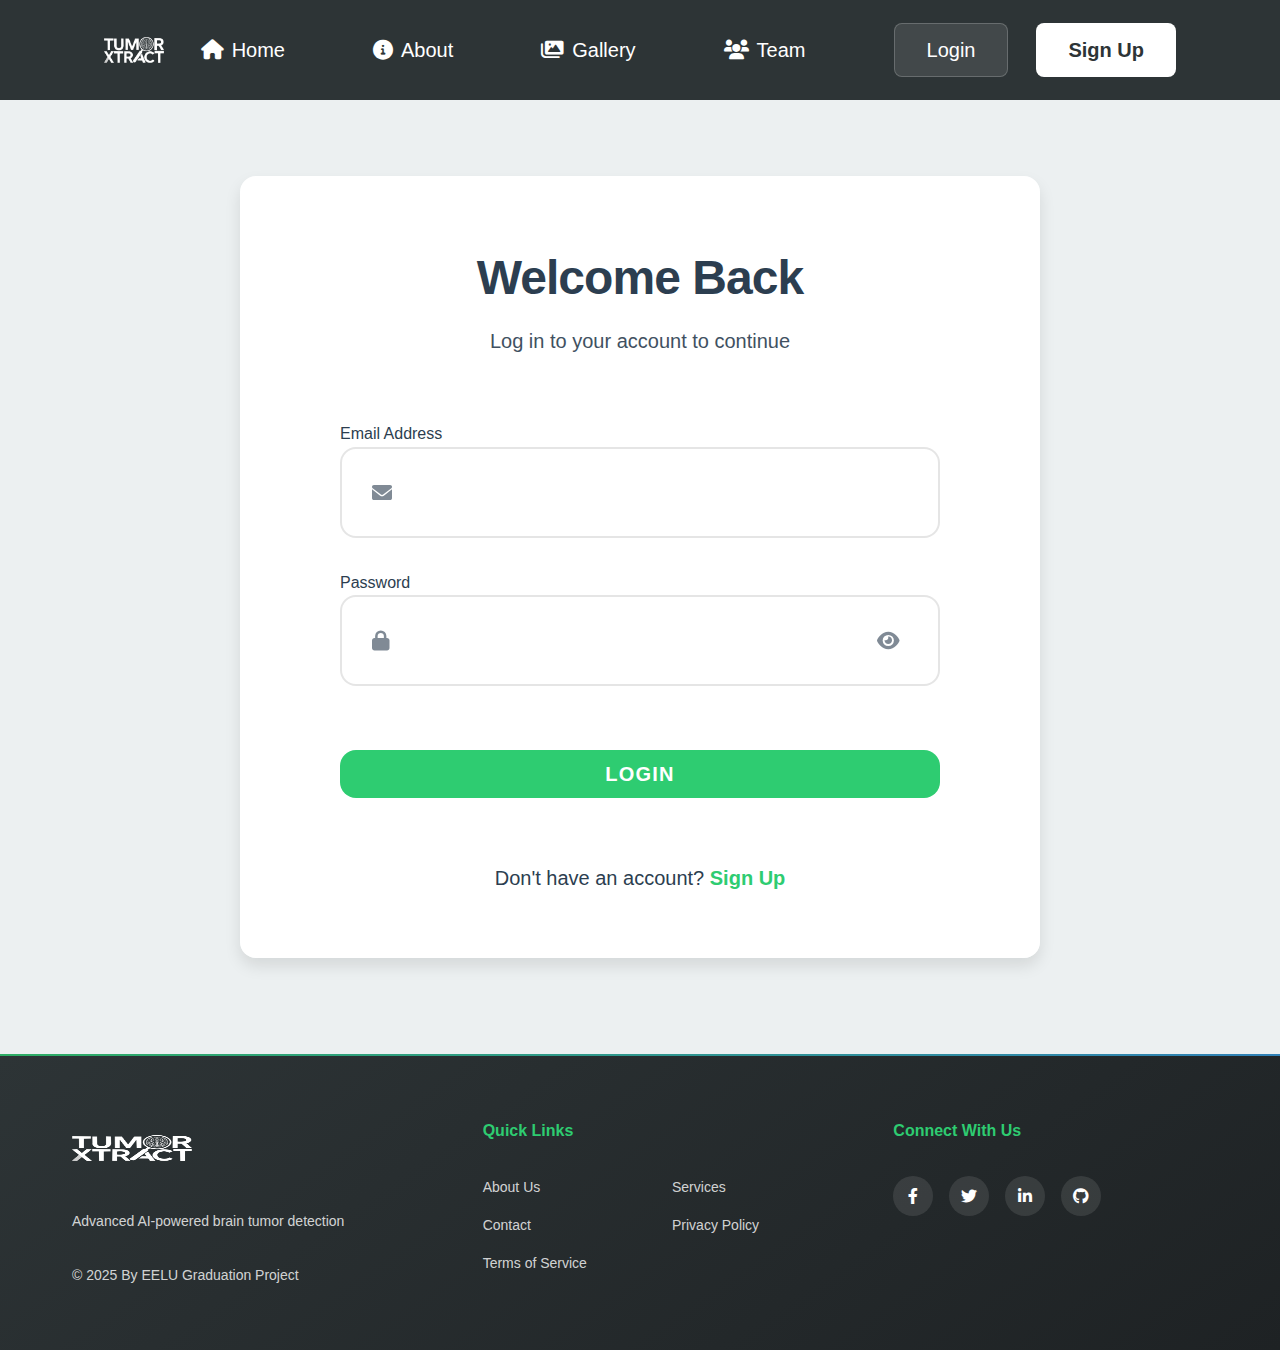
<file: frontend/add-patient.html>
<!DOCTYPE html>
<html lang="en">
<head>
    <meta charset="UTF-8">
    <meta name="viewport" content="width=device-width, initial-scale=1.0">
    <title>Add/Edit Patient - TumorXtract</title>
    <!-- Base Styles -->
    <link rel="stylesheet" href="styles/variables.css">
    <link rel="stylesheet" href="styles/reset.css">
    <link rel="stylesheet" href="styles/main.css">
    <!-- Dashboard Styles -->
    <link rel="stylesheet" href="styles/dashboard/_header.css">
    <link rel="stylesheet" href="styles/dashboard/add-patient.css">
    <link rel="stylesheet" href="https://cdnjs.cloudflare.com/ajax/libs/font-awesome/6.0.0/css/all.min.css">
</head>
<body>
    <div class="app-container">
        <!-- Header -->
        <header class="dashboard-header">
            <div class="header-content">
                <div class="left-section">
                    <div class="logo">
                        <a href="index.html">
                            <img src="assets/images/logo/logo-White.png" alt="TumorXtract Logo">
                        </a>
                    </div>
                    <button class="nav-toggle" aria-label="Toggle Navigation">
                        <i class="fas fa-bars"></i>
                    </button>
                    <nav class="dashboard-nav">
                        <a href="index.html" class="nav-item">
                            <i class="fas fa-home"></i>
                            Home
                        </a>
                        <a href="assistants.html" class="nav-item">
                            <i class="fas fa-user-nurse"></i>
                            Assistants
                        </a>
                        <a href="add-patient.html" class="nav-item active">
                            <i class="fas fa-user-plus"></i>
                            Add Patient
                        </a>
                        <a href="patients.html" class="nav-item">
                            <i class="fas fa-users"></i>
                            Patients
                        </a>
                        <a href="detect.html" class="nav-item">
                            <i class="fas fa-brain"></i>
                            Detect
                        </a>
                    </nav>
                </div>
                <div class="right-section">
                    <div class="user-menu">
                        <img src="assets/images/team/image 1.png" alt="User Profile" class="profile-img">
                        <div class="user-info">
                            <span class="user-name">Dr. John Doe</span>
                            <span class="user-role">Neurologist</span>
                        </div>
                        <button class="menu-toggle">
                            <i class="fas fa-chevron-down"></i>
                        </button>
                        <div class="user-dropdown">
                            <a href="profile.html" class="dropdown-item">
                                <i class="fas fa-user-gear"></i>
                                Profile Management
                            </a>
                            <a href="index.html" class="dropdown-item">
                                <i class="fas fa-sign-out-alt"></i>
                                Sign Out
                            </a>
                        </div>
                    </div>
                </div>
            </div>
        </header>

        <main class="main-content">
            <div class="add-patient-container">
                <div class="form-container">
                    <h1 id="pageTitle">Add New Patient</h1>
                    <p class="subtitle" id="pageSubtitle">Enter patient information to create a new record</p>
                    
                    <form class="patient-form" id="patientForm">
                        <input type="hidden" id="patientId" name="patientId">
                        
                        <!-- Personal Information -->
                        <div class="form-section">
                            <h2>Personal Information</h2>
                            <div class="form-grid">
                                <div class="form-group">
                                    <label for="firstName">First Name</label>
                                    <div class="input-group">
                                        <input type="text" id="firstName" name="firstName" required>
                                        <i class="fas fa-user"></i>
                                    </div>
                                </div>
                                <div class="form-group">
                                    <label for="lastName">Last Name</label>
                                    <div class="input-group">
                                        <input type="text" id="lastName" name="lastName" required>
                                        <i class="fas fa-user"></i>
                                    </div>
                                </div>
                                <div class="form-group">
                                    <label for="dateOfBirth">Date of Birth</label>
                                    <div class="input-group">
                                        <input type="date" id="dateOfBirth" name="dateOfBirth" required>
                                        <i class="fas fa-calendar"></i>
                                    </div>
                                </div>
                                <div class="form-group">
                                    <label for="gender">Gender</label>
                                    <div class="input-group">
                                        <select id="gender" name="gender" required>
                                            <option value="">Select gender</option>
                                            <option value="male">Male</option>
                                            <option value="female">Female</option>
                                        </select>
                                        <i class="fas fa-venus-mars"></i>
                                    </div>
                                </div>
                            </div>
                        </div>

                        <!-- Contact Information -->
                        <div class="form-section">
                            <h2>Contact Information</h2>
                            <div class="form-grid">
                                <div class="form-group">
                                    <label for="email">Email</label>
                                    <div class="input-group">
                                        <input type="email" id="email" name="email" required>
                                        <i class="fas fa-envelope"></i>
                                    </div>
                                </div>
                                <div class="form-group">
                                    <label for="phone">Phone Number</label>
                                    <div class="input-group">
                                        <input type="tel" id="phone" name="phone" required>
                                        <i class="fas fa-phone"></i>
                                    </div>
                                </div>
                                <div class="form-group">
                                    <label for="street">Street</label>
                                    <div class="input-group">
                                        <input type="text" id="street" name="street" required>
                                        <i class="fas fa-road"></i>
                                    </div>
                                </div>
                                <div class="form-group">
                                    <label for="city">City</label>
                                    <div class="input-group">
                                        <input type="text" id="city" name="city" required>
                                        <i class="fas fa-city"></i>
                                    </div>
                                </div>
                                <div class="form-group">
                                    <label for="state">State <span class="optional">Optional</span></label>
                                    <div class="input-group">
                                        <input type="text" id="state" name="state">
                                        <i class="fas fa-map"></i>
                                    </div>
                                </div>
                                <div class="form-group">
                                    <label for="country">Country</label>
                                    <div class="input-group">
                                        <input type="text" id="country" name="country" placeholder="Enter country name" required>
                                        <i class="fas fa-globe"></i>
                                    </div>
                                </div>
                            </div>
                        </div>

                        <!-- Medical Information -->
                        <div class="form-section">
                            <h2>Medical Information</h2>
                            <div class="form-grid">
                                <div class="form-group">
                                    <label for="symptoms">Primary Symptoms</label>
                                    <div class="input-group">
                                        <input type="text" id="symptoms" name="symptoms" required>
                                        <i class="fas fa-notes-medical"></i>
                                    </div>
                                </div>
                                <div class="form-group full-width">
                                    <label for="medicalHistory">Medical History</label>
                                    <div class="input-group">
                                        <textarea id="medicalHistory" name="medicalHistory" rows="4"></textarea>
                                        <i class="fas fa-file-medical"></i>
                                    </div>
                                </div>
                            </div>
                        </div>

                        <!-- Analysis with AI (Optional) -->
                        <div class="form-section ai-section">
                            <h2>Analysis with AI <span class="section-optional">(Optional)</span></h2>
                            <p class="section-helper">You can add AI analysis information later if not available now.</p>
                            <div class="form-grid">
                                <div class="form-group">
                                    <label for="mriImage">MRI Image <span class="optional">Optional</span></label>
                                    <div class="input-group file-input">
                                        <input type="file" id="mriImage" name="mriImage" accept="image/*" class="file-input__input">
                                        <label for="mriImage" class="file-input__label">
                                            <i class="fas fa-brain"></i>
                                            <span>Choose MRI file</span>
                                        </label>
                                    </div>
                                    <div class="file-info" id="mriImageInfo"></div>
                                </div>
                                <div class="form-group">
                                    <label for="segmentationMask">Segmentation Mask <span class="optional">Optional</span></label>
                                    <div class="input-group file-input">
                                        <input type="file" id="segmentationMask" name="segmentationMask" accept="image/*" class="file-input__input">
                                        <label for="segmentationMask" class="file-input__label">
                                            <i class="fas fa-layer-group"></i>
                                            <span>Choose mask file</span>
                                        </label>
                                    </div>
                                    <div class="file-info" id="segmentationMaskInfo"></div>
                                </div>
                                <div class="form-group">
                                    <label for="tumorType">Tumor Type <span class="optional">Optional</span></label>
                                    <div class="input-group">
                                        <select id="tumorType" name="tumorType">
                                            <option value="">Select tumor type</option>
                                            <option value="glioma">Glioma</option>
                                            <option value="meningioma">Meningioma</option>
                                            <option value="pituitary">Pituitary</option>
                                            <option value="nontumor">Non-Tumor</option>
                                        </select>
                                        <i class="fas fa-microscope"></i>
                                    </div>
                                </div>
                                <div class="form-group">
                                    <label for="confidenceScore">Confidence Score (%) <span class="optional">Optional</span></label>
                                    <div class="input-group">
                                        <input type="number" id="confidenceScore" name="confidenceScore" min="0" max="100" step="0.01">
                                        <i class="fas fa-percentage"></i>
                                    </div>
                                </div>
                            </div>
                        </div>

                        <div class="form-actions">
                            <button type="button" class="cancel-button">Cancel</button>
                            <button type="submit" class="submit-button">
                                <span class="button-text">Add Patient</span>
                                <div class="button-loader"></div>
                            </button>
                        </div>
                    </form>
                </div>
            </div>
        </main>

        <footer class="footer">
            <div class="footer-content">
                <div class="footer-left">
                    <div class="footer-logo">
                        <img src="assets/images/logo/logo-White.png" alt="TumorXtract Logo">
                    </div>
                    <p>Advanced AI-powered brain tumor detection</p>
                    <p class="copyright">© 2025 By EELU Graduation Project</p>
                </div>
                <div class="footer-center">
                    <h4>Quick Links</h4>
                    <div class="footer-links">
                        <a href="index.html#about">About Us</a>
                        <a href="#">Services</a>
                        <a href="#">Contact</a>
                        <a href="#">Privacy Policy</a>
                        <a href="#">Terms of Service</a>
                    </div>
                </div>
                <div class="footer-right">
                    <h4>Connect With Us</h4>
                    <div class="social-links">
                        <a href="#" aria-label="Facebook"><i class="fab fa-facebook-f"></i></a>
                        <a href="#" aria-label="Twitter"><i class="fab fa-twitter"></i></a>
                        <a href="#" aria-label="LinkedIn"><i class="fab fa-linkedin-in"></i></a>
                        <a href="#" aria-label="GitHub"><i class="fab fa-github"></i></a>
                    </div>
                </div>
            </div>
        </footer>
    </div>
    <!-- Scripts -->
    <script src="scripts/shared/api-config.js"></script>
    <script src="scripts/shared/auth-utils.js"></script>
    <script src="scripts/shared/dashboard-header.js"></script>
    <script src="scripts/dashboard/add-patient.js"></script>
</body>
</html>
</file>
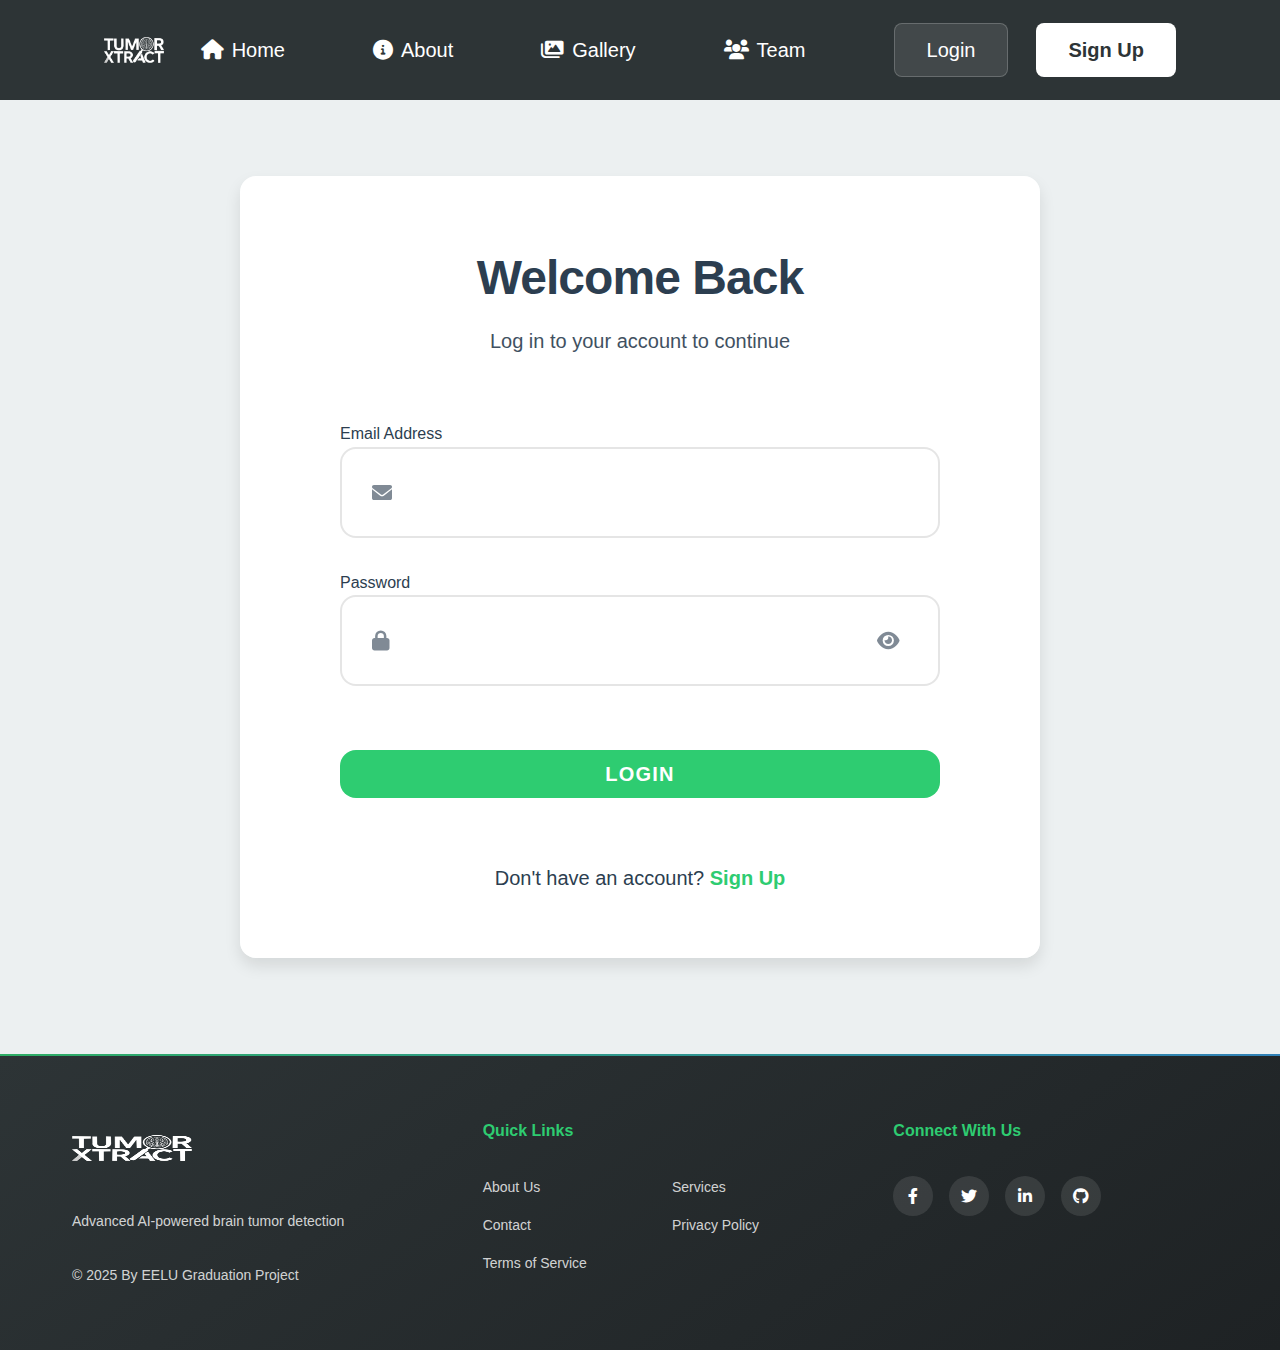
<file: frontend/assistants.html>
<!DOCTYPE html>
<html lang="en">
<head>
    <meta charset="UTF-8">
    <meta name="viewport" content="width=device-width, initial-scale=1.0">
    <title>Assistant Management - TumorXtract</title>
    <!-- Base Styles -->
    <link rel="stylesheet" href="styles/variables.css">
    <link rel="stylesheet" href="styles/reset.css">
    <link rel="stylesheet" href="styles/main.css">
    <!-- Dashboard Styles -->
    <link rel="stylesheet" href="styles/dashboard/_header.css">
    <link rel="stylesheet" href="styles/dashboard/assistants.css">
    <link rel="stylesheet" href="https://cdnjs.cloudflare.com/ajax/libs/font-awesome/6.0.0/css/all.min.css">
</head>
<body>
    <div class="app-container">
        <!-- Fixed Header -->
        <header class="dashboard-header">
            <div class="header-content">
                <div class="left-section">
                    <div class="logo">
                        <a href="index.html">
                            <img src="assets/images/logo/logo-White.png" alt="TumorXtract Logo">
                        </a>
                    </div>
                    <button class="nav-toggle" aria-label="Toggle Navigation">
                        <i class="fas fa-bars"></i>
                    </button>
                    <nav class="dashboard-nav">
                        <a href="index.html" class="nav-item">
                            <i class="fas fa-home"></i>
                            Home
                        </a>
                        <a href="assistants.html" class="nav-item active">
                            <i class="fas fa-user-nurse"></i>
                            Assistants
                        </a>
                        <a href="add-patient.html" class="nav-item">
                            <i class="fas fa-user-plus"></i>
                            Add Patient
                        </a>
                        <a href="patients.html" class="nav-item">
                            <i class="fas fa-users"></i>
                            Patients
                        </a>
                        <a href="detect.html" class="nav-item">
                            <i class="fas fa-brain"></i>
                            Detect
                        </a>
                    </nav>
                </div>
                <div class="right-section">
                    <div class="user-menu">
                        <img src="assets/images/team/image 1.png" alt="User Profile" class="profile-img">
                        <div class="user-info">
                            <span class="user-name">Dr. John Doe</span>
                            <span class="user-role">Neurologist</span>
                        </div>
                        <button class="menu-toggle" aria-label="Toggle User Menu">
                            <i class="fas fa-chevron-down"></i>
                        </button>
                        <div class="user-dropdown">
                            <a href="profile.html" class="dropdown-item">
                                <i class="fas fa-user-gear"></i>
                                Profile Management
                            </a>
                            <a href="index.html" class="dropdown-item">
                                <i class="fas fa-sign-out-alt"></i>
                                Signout 
                            </a>
                        </div>
                    </div>
                </div>
            </div>
        </header>

        <!-- Main Content -->
        <main class="main-content">
            <div class="assistants-container">
                <div class="assistants-content">
                    <div class="assistants-header">
                        <h1>Assistant Management</h1>
                        <div class="header-actions">
                            <div class="search-group">
                                <input type="text" id="searchAssistants" placeholder="Search assistants...">
                                <i class="fas fa-search"></i>
                            </div>
                            <button class="add-assistant-btn" id="addAssistantBtn">
                                <i class="fas fa-plus"></i>
                                Add New Assistant
                            </button>
                        </div>
                    </div>

                    <!-- Create/Edit Assistant Form -->
                    <div class="assistant-form-container" id="assistantFormContainer" style="display: none;">
                        <div class="form-card">
                            <div class="form-header">
                                <h2 id="formTitle">Create New Assistant</h2>
                                <button class="close-form-btn" id="closeFormBtn">
                                    <i class="fas fa-times"></i>
                                </button>
                            </div>
                            <form id="assistantForm" class="assistant-form">
                                <div class="form-row">
                                    <div class="form-group">
                                        <label for="displayName">Display Name</label>
                                        <input type="text" id="displayName" name="displayName" required>
                                    </div>
                                    <div class="form-group">
                                        <label for="email">Email</label>
                                        <input type="email" id="email" name="email" required>
                                    </div>
                                </div>
                                <div class="form-row">
                                    <div class="form-group">
                                        <label for="addressClinic">Clinic Address</label>
                                        <input type="text" id="addressClinic" name="addressClinic" required>
                                    </div>
                                    <div class="form-group">
                                        <label for="password">Password</label>
                                        <input type="password" id="password" name="password" required>
                                    </div>
                                </div>
                                <div class="permissions-section">
                                    <h3>Permissions</h3>
                                    <div class="permissions-grid">
                                        <div class="permission-item">
                                            <input type="checkbox" id="canReadPatients" name="canReadPatients">
                                            <label for="canReadPatients">
                                                <i class="fas fa-eye"></i>
                                                Can Read Patients
                                            </label>
                                        </div>
                                        <div class="permission-item">
                                            <input type="checkbox" id="canCreatePatients" name="canCreatePatients">
                                            <label for="canCreatePatients">
                                                <i class="fas fa-plus-circle"></i>
                                                Can Create Patients
                                            </label>
                                        </div>
                                        <div class="permission-item">
                                            <input type="checkbox" id="canUpdatePatients" name="canUpdatePatients">
                                            <label for="canUpdatePatients">
                                                <i class="fas fa-edit"></i>
                                                Can Update Patients
                                            </label>
                                        </div>
                                        <div class="permission-item">
                                            <input type="checkbox" id="canDeletePatients" name="canDeletePatients">
                                            <label for="canDeletePatients">
                                                <i class="fas fa-trash"></i>
                                                Can Delete Patients
                                            </label>
                                        </div>
                                    </div>
                                </div>
                                <div class="form-actions">
                                    <button type="button" class="cancel-btn" id="cancelBtn">Cancel</button>
                                    <button type="submit" class="submit-btn" id="submitBtn">Create Assistant</button>
                                </div>
                            </form>
                        </div>
                    </div>

                    <!-- Assistants Table -->
                    <div class="table-container">
                        <table class="assistants-table">
                            <thead>
                                <tr>
                                    <th>Name</th>
                                    <th>Email</th>
                                    <th>Clinic Address</th>
                                    <th>Permissions</th>
                                    <th>Actions</th>
                                </tr>
                            </thead>
                            <tbody>
                                <!-- Assistant rows will be inserted by JavaScript -->
                            </tbody>
                        </table>
                    </div>

                    <div class="table-footer">
                        <div class="pagination">
                            <button class="page-btn prev" disabled>
                                <i class="fas fa-chevron-left"></i>
                            </button>
                            <button class="page-btn active">1</button>
                            <button class="page-btn">2</button>
                            <button class="page-btn">3</button>
                            <span class="dots">...</span>
                            <button class="page-btn">10</button>
                            <button class="page-btn next">
                                <i class="fas fa-chevron-right"></i>
                            </button>
                        </div>
                        <div class="page-info">
                            Showing <span>1-10</span> of <span>0</span> assistants
                        </div>
                    </div>
                </div>
            </div>
        </main>
    </div>

    <!-- Load dependencies -->
    <script src="scripts/shared/api-config.js"></script>
    <script src="scripts/shared/auth-utils.js"></script>
    <script src="scripts/shared/dashboard-header.js"></script>
    <script src="scripts/dashboard/assistants.js"></script>
</body>
</html>
</file>
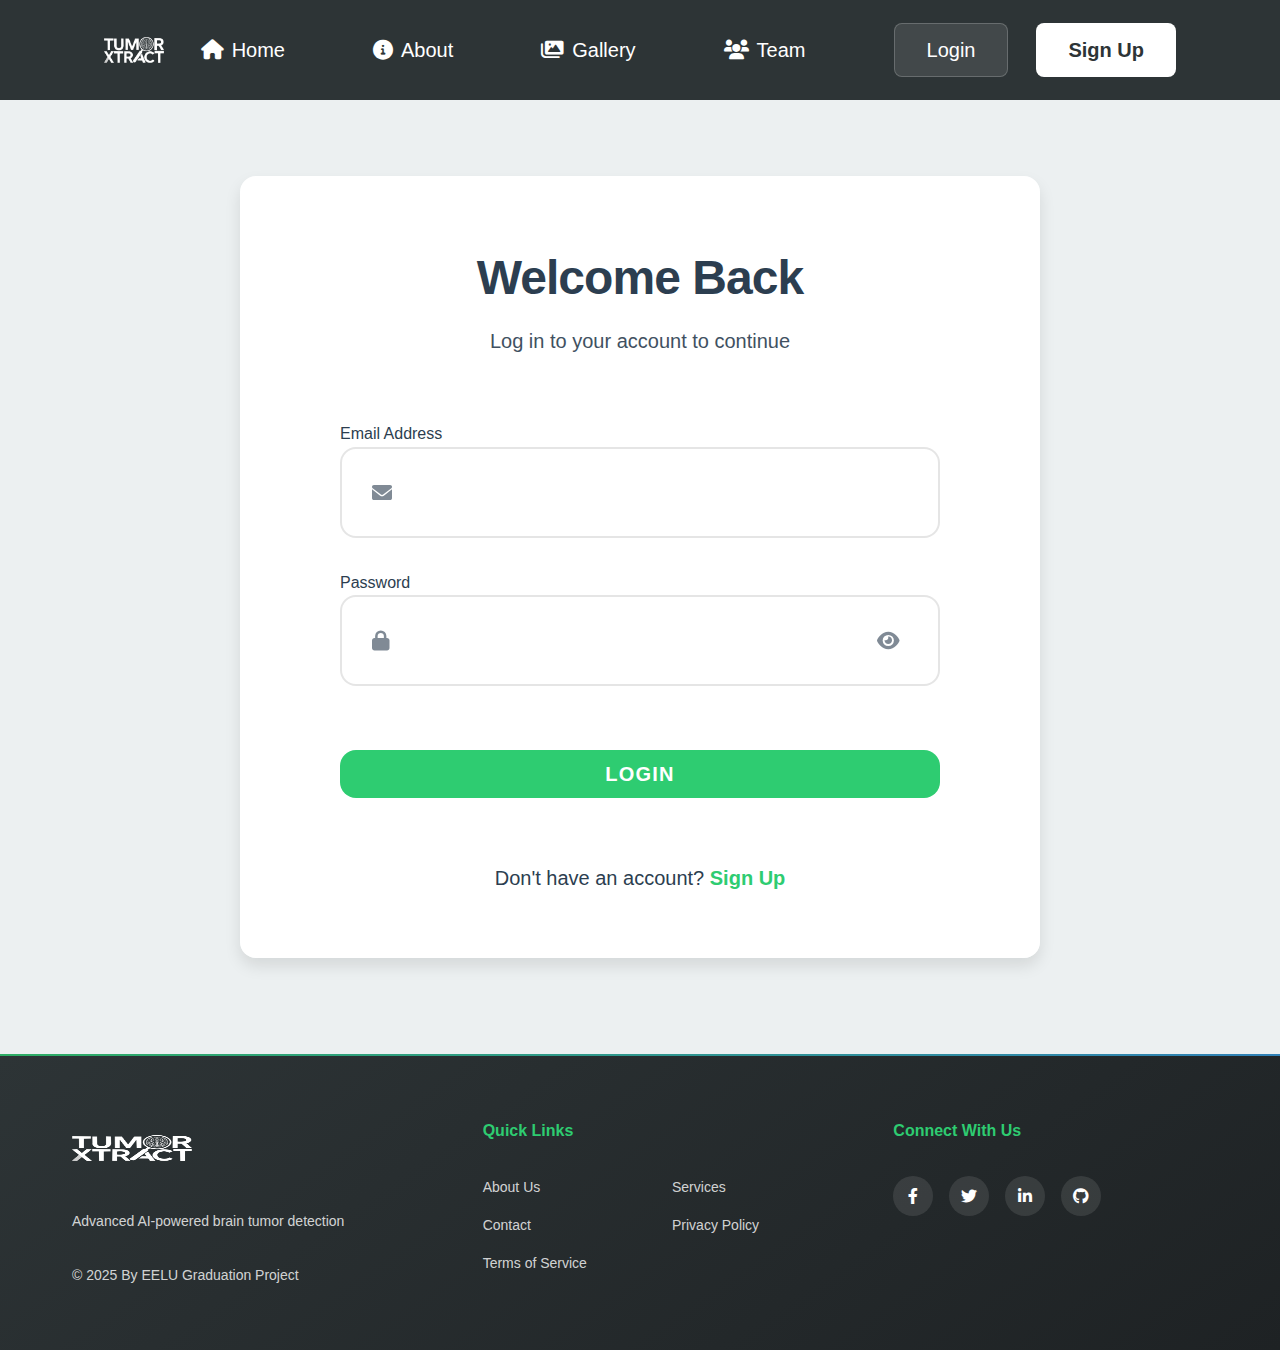
<file: frontend/login.html>
<!DOCTYPE html>
<html lang="en">
<head>
    <meta charset="UTF-8">
    <meta name="viewport" content="width=device-width, initial-scale=1.0">
    <meta name="description" content="Login to TumorXtract - AI-powered brain tumor detection platform">
    <title>Login - TumorXtract</title>
    
    <!-- Critical CSS -->
    <style>
        .app-container{display:flex;flex-direction:column;min-height:100vh}
        .main-content{flex:1;display:flex;margin-top:var(--header-height)}
        .login-container{flex:1;display:flex;align-items:center;justify-content:center;position:relative;padding:var(--space-xl) var(--space-lg)}
        .login-form-container{width:100%;max-width:800px;position:relative;z-index:2;padding:var(--space-lg);background:rgba(255,255,255,0.95);border-radius:var(--radius-lg);box-shadow:var(--shadow-md)}
    </style>
    
    <!-- Preload critical assets -->
    <link rel="preload" href="styles/variables.css" as="style">
    <link rel="preload" href="styles/main.css" as="style">
    <link rel="preload" href="assets/images/logo/logo-White.png" as="image">
    <link rel="preload" href="scripts/auth.js" as="script">
    
    <!-- Defer non-critical CSS -->
    <link rel="stylesheet" href="styles/main.css">
    <link rel="stylesheet" href="styles/auth/login.css" media="print" onload="this.media='all'">
    <link rel="stylesheet" href="https://cdnjs.cloudflare.com/ajax/libs/font-awesome/6.0.0/css/all.min.css" 
          media="print" onload="this.media='all'">
    <noscript>
        <link rel="stylesheet" href="styles/auth/login.css">
        <link rel="stylesheet" href="https://cdnjs.cloudflare.com/ajax/libs/font-awesome/6.0.0/css/all.min.css">
    </noscript>
</head>
<body>
    <div class="app-container">
        <header class="header">
            <nav class="nav">
                <div class="logo">
                    <a href="index.html">
                        <img src="assets/images/logo/logo-White.png" alt="TumorXtract Logo" 
                             width="150" height="40" loading="lazy">
                    </a>
                </div>
                <ul class="nav-links">
                    <li><a href="index.html"><i class="fas fa-home"></i> Home</a></li>
                    <li><a href="index.html#about"><i class="fas fa-info-circle"></i> About</a></li>
                    <li><a href="index.html#gallery"><i class="fas fa-images"></i> Gallery</a></li>
                    <li><a href="index.html#team"><i class="fas fa-users"></i> Team</a></li>
                </ul>
                <div class="auth-buttons">
                    <a href="login.html" class="active">Login</a>
                    <a href="register.html">Sign Up</a>
                </div>
            </nav>
        </header>

        <main class="main-content">
            <div class="login-container">
                <div class="login-form-container">
                    <h1 class="auth-heading">Welcome Back</h1>
                    <p class="auth-subtitle">Log in to your account to continue</p>
                    
                    <form class="login-form" id="loginForm" novalidate>
                        <div class="form-group">
                            <label for="email">Email Address</label>
                            <div class="input-group">
                                <input type="email" id="email" name="email" required 
                                       autocomplete="email" spellcheck="false">
                                <i class="fas fa-envelope" aria-hidden="true"></i>
                            </div>
                        </div>

                        <div class="form-group password-group">
                            <label for="password">Password</label>
                            <div class="input-group">
                                <input type="password" id="password" name="password" required 
                                       autocomplete="current-password">
                                <i class="fas fa-lock" aria-hidden="true"></i>
                                <button type="button" class="password-toggle" 
                                        aria-label="Toggle password visibility">
                                    <i class="fas fa-eye" aria-hidden="true"></i>
                                </button>
                            </div>
                        </div>

                        <button type="submit" class="login-button">
                            <span class="button-text">Login</span>
                            <div class="button-loader" role="status" aria-hidden="true"></div>
                        </button>

                        <p class="register-link">
                            Don't have an account? <a href="register.html">Sign Up</a>
                        </p>
                    </form>
                </div>
            </div>
        </main>

        <footer class="footer">
            <div class="footer-content">
                <div class="footer-left">
                    <div class="footer-logo">
                        <img src="assets/images/logo/logo-White.png" alt="TumorXtract Logo" 
                             width="120" height="32" loading="lazy">
                    </div>
                    <p>Advanced AI-powered brain tumor detection</p>
                    <p class="copyright">© 2025 By EELU Graduation Project</p>
                </div>
                <div class="footer-center">
                    <h4>Quick Links</h4>
                    <div class="footer-links">
                        <a href="index.html#about">About Us</a>
                        <a href="#">Services</a>
                        <a href="#">Contact</a>
                        <a href="#">Privacy Policy</a>
                        <a href="#">Terms of Service</a>
                    </div>
                </div>
                <div class="footer-right">
                    <h4>Connect With Us</h4>
                    <div class="social-links">
                        <a href="#" aria-label="Facebook"><i class="fab fa-facebook-f" aria-hidden="true"></i></a>
                        <a href="#" aria-label="Twitter"><i class="fab fa-twitter" aria-hidden="true"></i></a>
                        <a href="#" aria-label="LinkedIn"><i class="fab fa-linkedin-in" aria-hidden="true"></i></a>
                        <a href="#" aria-label="GitHub"><i class="fab fa-github" aria-hidden="true"></i></a>
                    </div>
                </div>
            </div>
        </footer>
    </div>
    <!-- Defer JavaScript -->
    <script src="scripts/shared/api-config.js" defer></script>
    <script src="scripts/auth.js" defer></script>
</body>
</html>
</file>
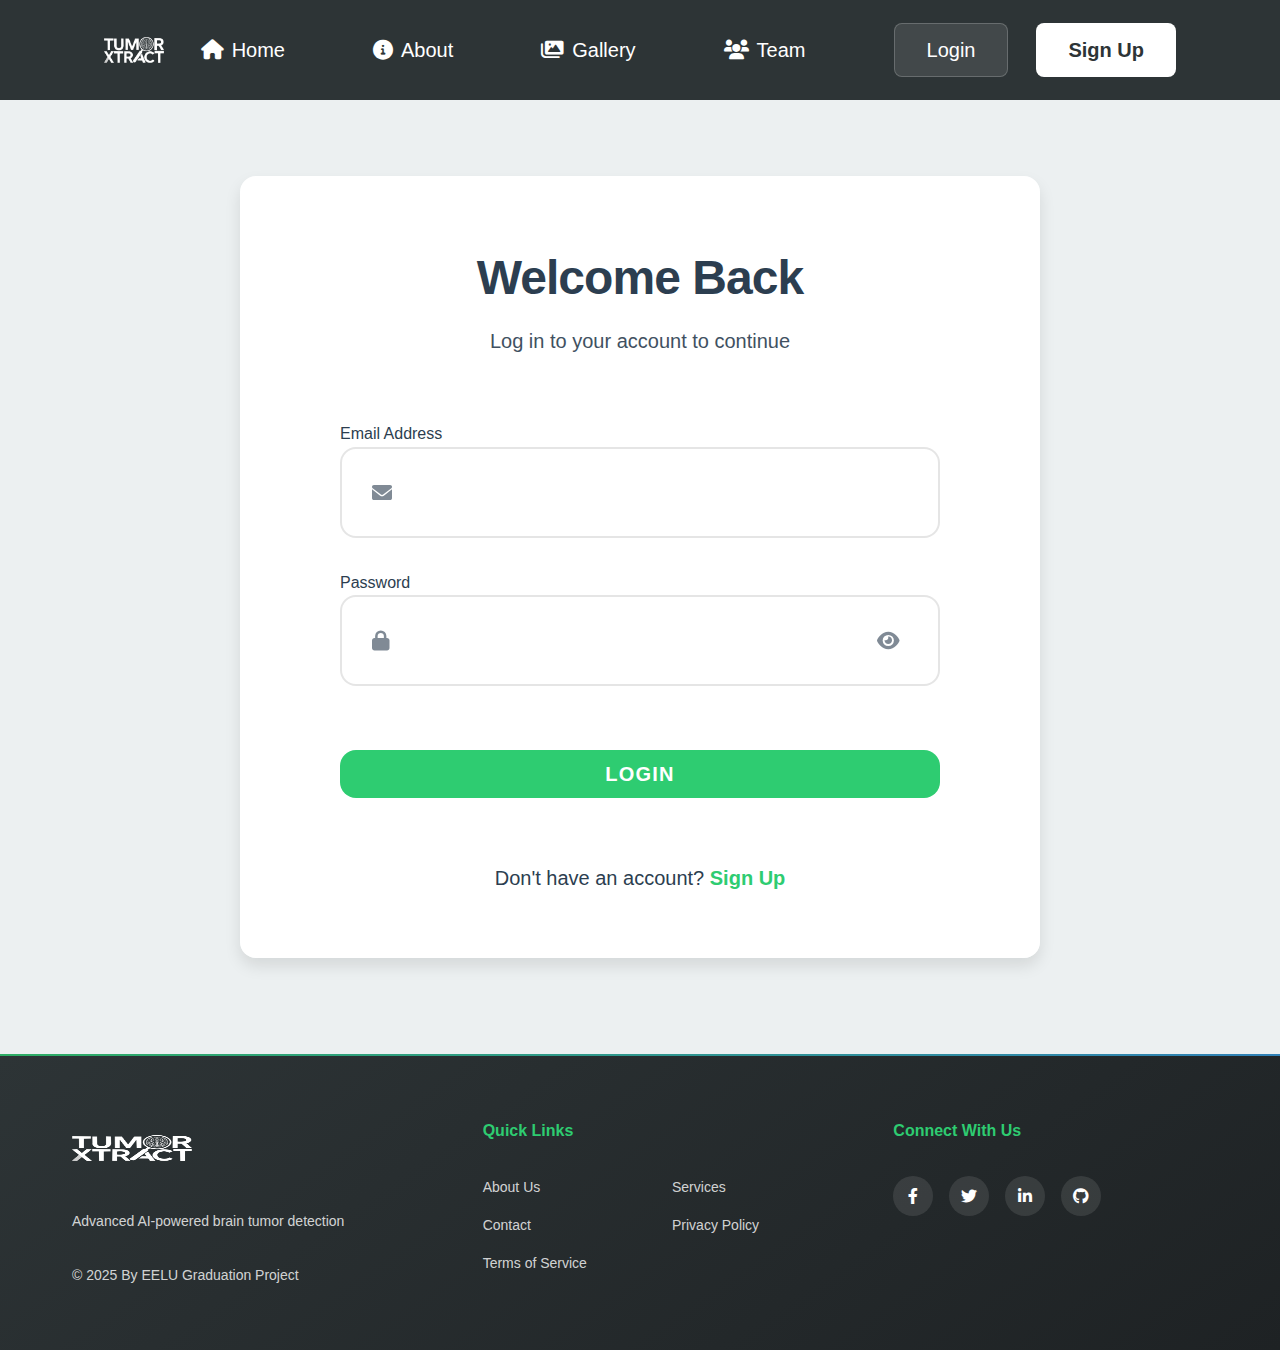
<file: frontend/patients.html>
<!DOCTYPE html>
<html lang="en">
<head>
    <meta charset="UTF-8">
    <meta name="viewport" content="width=device-width, initial-scale=1.0">
    <title>Patient Records - TumorXtract</title>
    <!-- Base Styles -->
    <link rel="stylesheet" href="styles/variables.css">
    <link rel="stylesheet" href="styles/reset.css">
    <link rel="stylesheet" href="styles/main.css">
    <!-- Dashboard Styles -->
    <link rel="stylesheet" href="styles/dashboard/_header.css">
    <link rel="stylesheet" href="styles/dashboard/patients/index.css">
    <link rel="stylesheet" href="https://cdnjs.cloudflare.com/ajax/libs/font-awesome/6.0.0/css/all.min.css">
</head>
<body>
    <div class="app-container">
        <!-- Fixed Header -->
        <header class="dashboard-header">
            <div class="header-content">
                <div class="left-section">
                    <div class="logo">
                        <a href="index.html">
                            <img src="assets/images/logo/logo-White.png" alt="TumorXtract Logo">
                        </a>
                    </div>
                    <button class="nav-toggle" aria-label="Toggle Navigation">
                        <i class="fas fa-bars"></i>
                    </button>
                    <nav class="dashboard-nav">
                        <a href="index.html" class="nav-item">
                            <i class="fas fa-home"></i>
                            Home
                        </a>
                        <a href="assistants.html" class="nav-item">
                            <i class="fas fa-user-nurse"></i>
                            Assistants
                        </a>
                        <a href="add-patient.html" class="nav-item">
                            <i class="fas fa-user-plus"></i>
                            Add Patient
                        </a>
                        <a href="patients.html" class="nav-item active">
                            <i class="fas fa-users"></i>
                            Patients
                        </a>
                        <a href="detect.html" class="nav-item">
                            <i class="fas fa-brain"></i>
                            Detect
                        </a>
                    </nav>
                </div>
                <div class="right-section">
                    <div class="user-menu">
                        <img src="assets/images/team/image 1.png" alt="User Profile" class="profile-img">
                        <div class="user-info">
                            <span class="user-name">Dr. John Doe</span>
                            <span class="user-role">Neurologist</span>
                        </div>
                        <button class="menu-toggle" aria-label="Toggle User Menu">
                            <i class="fas fa-chevron-down"></i>
                        </button>
                        <div class="user-dropdown">
                            <a href="profile.html" class="dropdown-item">
                                <i class="fas fa-user-gear"></i>
                                Profile Management
                            </a>
                            <a href="index.html" class="dropdown-item">
                                <i class="fas fa-sign-out-alt"></i>
                                Sign Out
                            </a>
                        </div>
                    </div>
                </div>
            </div>
        </header>

        <!-- Main Content -->
        <main class="main-content">
            <div class="patients-container">
                <div class="patients-content">
                    <div class="patients-header">
                        <h1>Patient Records</h1>
                        <div class="header-actions">
                            <div class="search-group">
                                <input type="text" id="searchPatients" placeholder="Search patients...">
                                <i class="fas fa-search"></i>
                            </div>
                            <button class="add-patient-btn" onclick="window.location.href='add-patient.html'">
                                <i class="fas fa-plus"></i>
                                Add New Patient
                            </button>
                        </div>
                    </div>

                    <div class="table-container">
                        <table class="patients-table">
                            <thead>
                                <tr>
                                    <th>Name</th>
                                    <th>Date of Birth</th>
                                    <th>Gender</th>
                                    <th>Contact</th>
                                    <th>Tumor Type</th>
                                    <th>Last Visit</th>
                                    <th>Actions</th>
                                </tr>
                            </thead>
                            <tbody>
                                <!-- Patient rows will be inserted by JavaScript -->
                            </tbody>
                        </table>
                    </div>

                    <div class="table-footer">
                        <div class="pagination">
                            <button class="page-btn prev" disabled>
                                <i class="fas fa-chevron-left"></i>
                            </button>
                            <button class="page-btn active">1</button>
                            <button class="page-btn">2</button>
                            <button class="page-btn">3</button>
                            <span class="dots">...</span>
                            <button class="page-btn">10</button>
                            <button class="page-btn next">
                                <i class="fas fa-chevron-right"></i>
                            </button>
                        </div>
                        <div class="page-info">
                            Showing <span>1-10</span> of <span>100</span> patients
                        </div>
                    </div>
                </div>
            </div>
        </main>

        <!-- Patient Details Modal -->
        <div class="modal" id="patientModal" role="dialog" aria-labelledby="modalTitle">
            <div class="modal-overlay" aria-hidden="true"></div>
            <div class="modal-container">
                <div class="modal-content">
                    <header class="modal-header">
                        <h2 id="modalTitle">Patient Details</h2>
                        <button class="close-modal" id="closeModal" aria-label="Close modal">
                            <i class="fas fa-times"></i>
                        </button>
                    </header>

                    <div class="modal-body">
                        <div class="patient-profile">
                            <img class="patient-modal-avatar" src="" alt="Patient Photo">
                            <div class="patient-modal-info">
                                <h3 class="patient-modal-name"></h3>
                                <span class="patient-modal-id"></span>
                            </div>
                        </div>

                        <div class="modal-tabs" role="tablist">
                            <button class="tab-btn active" data-tab="personal" role="tab" aria-selected="true" aria-controls="personal">
                                <i class="fas fa-user"></i>
                                Personal Info
                            </button>
                            <button class="tab-btn" data-tab="medical" role="tab" aria-selected="false" aria-controls="medical">
                                <i class="fas fa-notes-medical"></i>
                                Medical Info
                            </button>
                            <button class="tab-btn" data-tab="contact" role="tab" aria-selected="false" aria-controls="contact">
                                <i class="fas fa-address-card"></i>
                                Contact Info
                            </button>
                            <button class="tab-btn" data-tab="analysis" role="tab" aria-selected="false" aria-controls="analysis">
                                <i class="fas fa-brain"></i>
                                Analysis Info
                            </button>
                        </div>

                        <div class="tab-content">
                            <div class="tab-pane active" id="personal" role="tabpanel" aria-labelledby="tab-personal">
                                <div class="info-grid">
                                    <div class="info-item">
                                        <label>Date of Birth</label>
                                        <span id="modalDateOfBirth"></span>
                                    </div>
                                    <div class="info-item">
                                        <label>Gender</label>
                                        <span id="modalGender"></span>
                                    </div>
                                </div>
                            </div>

                            <div class="tab-pane" id="medical" role="tabpanel" aria-labelledby="tab-medical">
                                <div class="info-grid">
                                    <div class="info-item full-width">
                                        <label>Primary Symptoms</label>
                                        <span id="modalSymptoms"></span>
                                    </div>
                                    <div class="info-item full-width">
                                        <label>Medical History</label>
                                        <p id="modalMedicalHistory"></p>
                                    </div>
                                    <div class="info-item">
                                        <label>Last Visit</label>
                                        <span id="modalLastVisit"></span>
                                    </div>
                                </div>
                            </div>

                            <div class="tab-pane" id="contact" role="tabpanel" aria-labelledby="tab-contact">
                                <div class="info-grid">
                                    <div class="info-item">
                                        <label>Phone Number</label>
                                        <span id="modalPhone"></span>
                                    </div>
                                    <div class="info-item">
                                        <label>Email</label>
                                        <span id="modalEmail"></span>
                                    </div>
                                    <div class="info-item full-width">
                                        <label>Address</label>
                                        <span id="modalAddress"></span>
                                    </div>
                                </div>
                            </div>

                            <div class="tab-pane" id="analysis" role="tabpanel" aria-labelledby="tab-analysis">
                                <div class="info-grid">
                                    <div class="info-item">
                                        <label>Tumor Type</label>
                                        <span id="modalTumorType"></span>
                                    </div>
                                    <div class="info-item">
                                        <label>Confidence Score</label>
                                        <span id="modalConfidenceScore"></span>
                                    </div>
                                    
                                    <!-- MRI Images Section -->
                                    <div class="info-item full-width mri-images-container">
                                        <label>MRI Scans</label>
                                        <div class="mri-images-grid">
                                            <div class="mri-image-wrapper">
                                                <p>Original Scan</p>
                                                <img id="modalOriginalMri" src="" alt="Original MRI Scan" class="mri-scan-img">
                                            </div>
                                            <div class="mri-image-wrapper">
                                                <p>Mask Image</p>
                                                <img id="modalMaskMri" src="" alt="Mask Image" class="mri-scan-img">
                                            </div>
                                        </div>
                                        <p id="noMriMessage" style="display: none; text-align: center; color: #888;">No MRI scans available for this patient.</p>
                                    </div>
                                </div>
                            </div>
                        </div>
                    </div>

                    <footer class="modal-footer">
                        <button class="edit-patient-btn" id="modalEditButton">
                            <i class="fas fa-edit"></i>
                            Edit Patient
                        </button>
                    </footer>
                </div>
            </div>
        </div>

    <!-- Add loading overlay -->
    <div id="pageLoadingOverlay" class="loading-overlay">
        <div class="loading-spinner"></div>
        <p>Loading patient data...</p>
    </div>

    <style>
        .loading-overlay {
            position: fixed;
            top: 0;
            left: 0;
            width: 100%;
            height: 100%;
            background: rgba(255, 255, 255, 0.9);
            display: flex;
            flex-direction: column;
            align-items: center;
            justify-content: center;
            z-index: 9999;
            transition: opacity 0.3s ease-in-out;
        }
        .loading-spinner {
            width: 50px;
            height: 50px;
            border: 4px solid #f3f3f3;
            border-top: 4px solid #3498db;
            border-radius: 50%;
            animation: spin 1s linear infinite;
            margin-bottom: 1rem;
        }
        @keyframes spin {
            0% { transform: rotate(0deg); }
            100% { transform: rotate(360deg); }
        }
    </style>

    <!-- Base Scripts -->
    <script>
        // Global error handler
        window.addEventListener('error', function(event) {
            console.error('Global error:', event.error);
            document.getElementById('pageLoadingOverlay').style.display = 'none';
        });

        console.log('Patient page initialized - will load data from API');
    </script>

    <!-- Load dependencies -->
    <script src="scripts/shared/api-config.js"></script>
    <script src="scripts/shared/auth-utils.js"></script>
    <script src="scripts/shared/dashboard-header.js"></script>
    <script src="scripts/dashboard/patients.js"></script>

    <!-- Initialize and handle loading state -->
    <script>
        document.addEventListener('DOMContentLoaded', () => {
            console.log('DOM loaded, patient data will be loaded from API...');

            // Hide loading overlay when everything is ready
            window.addEventListener('load', () => {
                setTimeout(() => {
                    const overlay = document.getElementById('pageLoadingOverlay');
                    if (overlay) {
                        overlay.style.opacity = '0';
                        setTimeout(() => {
                            overlay.style.display = 'none';
                            document.body.style.overflow = 'auto';
                        }, 300);
                    }
                }, 500);
            });
        });
    </script>
</body>
</html>
</file>
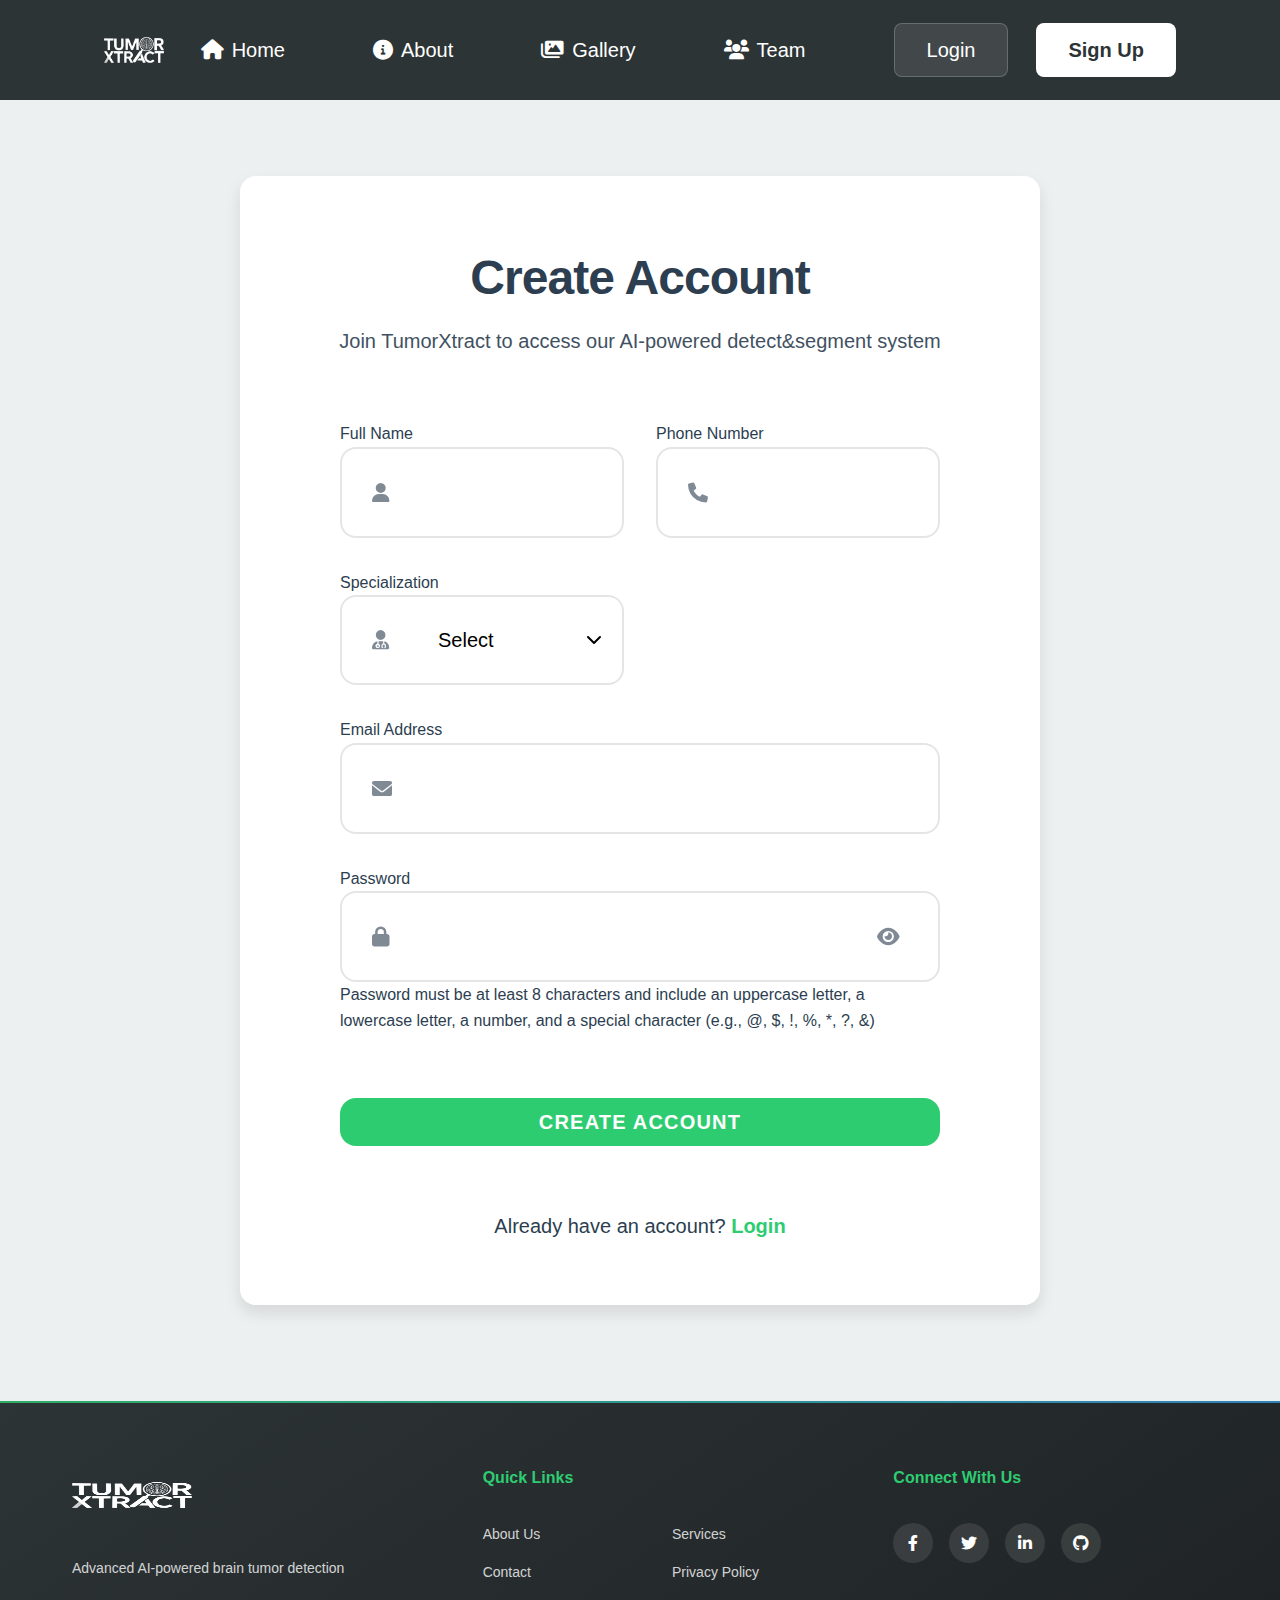
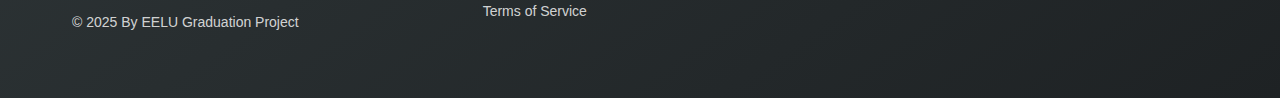
<file: frontend/register.html>
<!DOCTYPE html>
<html lang="en">
<head>
    <meta charset="UTF-8">
    <meta name="viewport" content="width=device-width, initial-scale=1.0">
    <meta name="description" content="Register for TumorXtract - AI-powered brain tumor detection platform">
    <title>Register - TumorXtract</title>
    
    <!-- Critical CSS -->
    <style>
        .app-container{display:flex;flex-direction:column;min-height:100vh}
        .main-content{flex:1;display:flex;margin-top:var(--header-height)}
        .register-container{flex:1;display:flex;align-items:center;justify-content:center;position:relative;padding:var(--space-xl) var(--space-lg)}
        .register-form-container{width:100%;max-width:800px;position:relative;z-index:2;padding:var(--space-lg);background:rgba(255,255,255,0.95);border-radius:var(--radius-lg);box-shadow:var(--shadow-md)}
    </style>
    
    <!-- Preload critical assets -->
    <link rel="preload" href="styles/variables.css" as="style">
    <link rel="preload" href="styles/main.css" as="style">
    <link rel="preload" href="assets/images/logo/logo-White.png" as="image">
    <link rel="preload" href="scripts/auth.js" as="script">
    
    <!-- Defer non-critical CSS -->
    <link rel="stylesheet" href="styles/main.css">
    <link rel="stylesheet" href="styles/auth/register.css" media="print" onload="this.media='all'">
    <link rel="stylesheet" href="https://cdnjs.cloudflare.com/ajax/libs/font-awesome/6.0.0/css/all.min.css" 
          media="print" onload="this.media='all'">
    <noscript>
        <link rel="stylesheet" href="styles/auth/register.css">
        <link rel="stylesheet" href="https://cdnjs.cloudflare.com/ajax/libs/font-awesome/6.0.0/css/all.min.css">
    </noscript>
</head>
<body>
    <div class="app-container">
        <header class="header">
            <nav class="nav">
                <div class="logo">
                    <a href="index.html">
                        <img src="assets/images/logo/logo-White.png" alt="TumorXtract Logo" 
                             width="150" height="40" loading="lazy">
                    </a>
                </div>
                <ul class="nav-links">
                    <li><a href="index.html"><i class="fas fa-home"></i> Home</a></li>
                    <li><a href="index.html#about"><i class="fas fa-info-circle"></i> About</a></li>
                    <li><a href="index.html#gallery"><i class="fas fa-images"></i> Gallery</a></li>
                    <li><a href="index.html#team"><i class="fas fa-users"></i> Team</a></li>
                </ul>
                <div class="auth-buttons">
                    <a href="login.html">Login</a>
                    <a href="register.html" class="active">Sign Up</a>
                </div>
            </nav>
        </header>

        <main class="main-content">
            <div class="register-container">
                <div class="register-form-container">
                    <h1 class="auth-heading">Create Account</h1>
                    <p class="auth-subtitle">Join TumorXtract to access our AI-powered detect&segment system</p>
                    
                    <form class="register-form" id="registerForm" novalidate>
                        <div class="form-grid">
                            <div class="form-group">
                                <label for="name">Full Name</label>
                                <div class="input-group">
                                <input type="text" id="name" name="displayName" required 
                                           autocomplete="name" spellcheck="false">
                                    <i class="fas fa-user" aria-hidden="true"></i>
                                </div>
                            </div>
                            
                            <div class="form-group">
                                <label for="phone">Phone Number</label>
                                <div class="input-group">
                                    <input type="tel" id="phone" name="phoneNumber" required 
                                           autocomplete="tel" pattern="^01[0125][0-9]{8}$" 
                                           inputmode="numeric">
                                    <i class="fas fa-phone" aria-hidden="true"></i>
                                </div>
                            </div>

                            <div class="form-group">
                                <label for="specialization">Specialization</label>
                                <div class="input-group">
                                    <select id="specialization" name="specialization" required>
                                        <option value="" disabled selected>Select your specialization</option>
                                        <option value="oncologist">Oncologist</option>
                                        <option value="radiologist">Radiologist</option>
                                        <option value="pathologist">Pathologist</option>
                                    </select>
                                    <i class="fas fa-user-md" aria-hidden="true"></i>
                                </div>
                            </div>
                        </div>

                        <div class="form-group">
                            <label for="email">Email Address</label>
                            <div class="input-group">
                                <input type="email" id="email" name="email" required 
                                       autocomplete="email" spellcheck="false">
                                <i class="fas fa-envelope" aria-hidden="true"></i>
                            </div>
                        </div>

                        <div class="form-group password-group">
                            <label for="password">Password</label>
                            <div class="input-group">
                                <input type="password" id="password" name="password" required 
                                       autocomplete="new-password" 
                                       pattern="^(?=.*[a-z])(?=.*[A-Z])(?=.*\d)(?=.*[@$!%*?&])[A-Za-z\d@$!%*?&]{8,}$">
                                <i class="fas fa-lock" aria-hidden="true"></i>
                                <button type="button" class="password-toggle" 
                                        aria-label="Toggle password visibility">
                                    <i class="fas fa-eye" aria-hidden="true"></i>
                                </button>
                            </div>
                            <p class="helper-text">
                                Password must be at least 8 characters and include an uppercase letter, a lowercase letter, a number, and a special character (e.g., @, $, !, %, *, ?, &)
                            </p>
                        </div>

                        <button type="submit" class="register-button">
                            <span class="button-text">Create Account</span>
                            <div class="button-loader" role="status" aria-hidden="true"></div>
                        </button>

                        <p class="login-link">
                            Already have an account? <a href="login.html">Login</a>
                        </p>
                    </form>
                </div>
            </div>
        </main>

        <footer class="footer">
            <div class="footer-content">
                <div class="footer-left">
                    <div class="footer-logo">
                        <img src="assets/images/logo/logo-White.png" alt="TumorXtract Logo" 
                             width="120" height="32" loading="lazy">
                    </div>
                    <p>Advanced AI-powered brain tumor detection</p>
                    <p class="copyright">© 2025 By EELU Graduation Project</p>
                </div>
                <div class="footer-center">
                    <h4>Quick Links</h4>
                    <div class="footer-links">
                        <a href="index.html#about">About Us</a>
                        <a href="#">Services</a>
                        <a href="#">Contact</a>
                        <a href="#">Privacy Policy</a>
                        <a href="#">Terms of Service</a>
                    </div>
                </div>
                <div class="footer-right">
                    <h4>Connect With Us</h4>
                    <div class="social-links">
                        <a href="#" aria-label="Facebook"><i class="fab fa-facebook-f" aria-hidden="true"></i></a>
                        <a href="#" aria-label="Twitter"><i class="fab fa-twitter" aria-hidden="true"></i></a>
                        <a href="#" aria-label="LinkedIn"><i class="fab fa-linkedin-in" aria-hidden="true"></i></a>
                        <a href="#" aria-label="GitHub"><i class="fab fa-github" aria-hidden="true"></i></a>
                    </div>
                </div>
            </div>
        </footer>
    </div>
    <!-- Defer JavaScript -->
    <script src="scripts/shared/api-config.js" defer></script>
    <script src="scripts/auth.js" defer></script>
</body>
</html>
</file>
<file: frontend/styles/variables.css>
:root {
    /* Colors */
    --primary-color: #2ecc71;
    --secondary-color: #3498db;
    --background-color: #ecf0f1;
    --text-color: #2c3e50;
    --accent-color: #e74c3c;
    --nav-bg-color: #2d3436;
    --nav-bg-color-rgb: 45, 52, 54;  /* Added RGB values for nav background */
    --nav-text-color: #fff;
    
    /* Shadows */
    --shadow-sm: 0 0.125rem 0.25rem rgba(0, 0, 0, 0.075);
    --shadow-md: 0 0.5rem 1rem rgba(0, 0, 0, 0.1);
    --shadow-lg: 0 1rem 2rem rgba(0, 0, 0, 0.15);
    --shadow-xl: 0 1.5rem 3rem rgba(0, 0, 0, 0.2);
    
    /* Border Radius */
    --radius-sm: 0.25rem;
    --radius-md: 0.5rem;
    --radius-lg: 1rem;
    --radius-xl: 2rem;
    
    /* Spacing */
    --space-xs: 0.5rem;
    --space-sm: 1rem;
    --space-md: 2rem;
    --space-lg: 4rem;
    --space-xl: 6rem;
    --space-xxl: 8rem;
    
    /* Typography */
    --font-xs: 0.75rem;
    --font-small: 0.875rem;
    --font-normal: 1rem;
    --font-medium: 1.25rem;
    --font-large: 1.5rem;
    --font-xlarge: 2rem;
    --font-xxlarge: 3rem;
    
    /* Container */
    --container-width: 1200px;
    
    /* Modal Dimensions */
    --modal-width: 90%;
    --modal-max-width: 1200px;
    --modal-max-height: 95vh;
    --modal-border-radius: var(--radius-lg);
    --modal-padding: var(--space-md);
    --modal-header-height: 70px;
    --modal-header-padding: var(--space-md);
    --modal-footer-height: 80px;
    --modal-backdrop-blur: 4px;
    --modal-title-size: var(--font-large);
    --modal-title-weight: 600;
    --modal-avatar-size: 80px;
    --modal-content-spacing: var(--space-md);
    
    /* Layout */
    --header-height: 80px;
    --footer-height: 350px;
    
    /* Transitions */
    --transition-fast: 0.2s ease;
    --transition-normal: 0.3s ease;
    --transition-slow: 0.5s ease;
}
</file>
<file: frontend/styles/dashboard/_header.css>
/* Dashboard Header Styles */
.dashboard-header {
    position: fixed;
    top: 0;
    left: 0;
    width: 100%;
    z-index: 1000;
    background-color: var(--nav-bg-color);
    padding: var(--space-sm) 0;
    box-shadow: var(--shadow-sm);
}

/* Higher specificity for dashboard header content */
.dashboard-header .header-content {
    max-width: var(--container-width);
    width: 100%;
    margin: 0 auto;
    padding: 0 var(--space-md);
    display: flex;
    align-items: center;
    justify-content: space-between;
    gap: var(--space-md);
    height: 60px;
}

/* Ensure each section takes appropriate space */
.dashboard-header .left-section {
    flex: 0 0 auto;
    min-width: 200px;
}

.dashboard-header .dashboard-nav {
    flex: 1 1 auto;
}

.dashboard-header .right-section {
    flex: 0 0 auto;
}

/* Left Section */
.left-section {
    display: flex;
    align-items: center;
    gap: var(--space-md);
}

.logo {
    height: 60px;
}

.logo img {
    height: 100%;
    width: auto;
}

.nav-toggle {
    display: none;
    background: none;
    border: none;
    color: var(--nav-text-color);
    font-size: var(--font-large);
    cursor: pointer;
}

/* Dashboard Navigation */
.dashboard-header .dashboard-nav {
    display: flex;
    align-items: center;
    justify-content: center;
    gap: var(--space-lg);
    margin: 0 var(--space-lg);
    position: relative;
}

/* Center nav items by default */
.dashboard-header .dashboard-nav a.nav-item {
    white-space: nowrap;
    position: relative;
    z-index: 1;
}

.nav-item {
    color: var(--nav-text-color);
    text-decoration: none;
    font-size: var(--font-medium);
    display: flex;
    align-items: center;
    gap: var(--space-xs);
    padding: var(--space-xs) var(--space-sm);
    border-radius: var(--radius-sm);
    transition: all var(--transition-normal);
}

.nav-item i {
    font-size: var(--font-medium);
}

.nav-item:hover {
    background: rgba(255, 255, 255, 0.1);
}

.nav-item.active {
    background: var(--primary-color);
    font-weight: 600;
}

/* User Menu */
.dashboard-header .user-menu {
    display: flex;
    align-items: center;
    gap: var(--space-sm);
    padding: var(--space-xs) var(--space-md);
    border-radius: var(--radius-lg);
    background: rgba(255, 255, 255, 0.1);
    cursor: pointer;
    transition: all var(--transition-normal);
    position: relative;
    margin-left: auto;
}

.user-menu:hover {
    background: rgba(255, 255, 255, 0.15);
}

.profile-img {
    width: 40px;
    height: 40px;
    border-radius: 50%;
    object-fit: cover;
}

.user-info {
    display: flex;
    flex-direction: column;
}

.user-name {
    color: var(--nav-text-color);
    font-weight: 600;
    font-size: var(--font-small);
}

.user-role {
    color: rgba(255, 255, 255, 0.7);
    font-size: var(--font-xs);
}

.menu-toggle {
    background: none;
    border: none;
    color: var(--nav-text-color);
    cursor: pointer;
    padding: var(--space-xs);
    transition: transform var(--transition-normal);
}

.user-menu.active .menu-toggle {
    transform: rotate(180deg);
}

.user-menu.active {
    z-index: 1001;
}

/* User Dropdown */
.user-dropdown {
    display: none;
    position: absolute;
    top: calc(100% + var(--space-xs));
    right: 0;
    min-width: 200px;
    background: var(--nav-bg-color);
    border-radius: var(--radius-md);
    padding: var(--space-xs);
    box-shadow: var(--shadow-lg);
}

.user-menu.active .user-dropdown {
    display: block;
    opacity: 1 !important;
    visibility: visible !important;
    transform: translateY(0) !important;
}

.dropdown-item {
    display: flex;
    align-items: center;
    gap: var(--space-sm);
    color: var(--nav-text-color);
    text-decoration: none;
    padding: var(--space-sm);
    border-radius: var(--radius-sm);
    transition: all var(--transition-normal);
}

.dropdown-item i {
    font-size: var(--font-medium);
    opacity: 0.8;
}

.dropdown-item:hover {
    background: rgba(255, 255, 255, 0.1);
}

/* Responsive Design */
@media (max-width: 1200px) {
    .dashboard-header .header-content {
        padding: 0 var(--space-md);
    }
}

@media (max-width: 992px) {
    .dashboard-header {
        padding: var(--space-xs) 0;
    }

    .dashboard-header .header-content {
        height: 50px;
    }

    .dashboard-header .left-section {
        min-width: auto;
        flex: 0 1 auto;
    }

    .dashboard-nav {
        display: none;
        position: absolute;
        top: 100%;
        left: 0;
        right: 0;
        background: var(--nav-bg-color);
        padding: var(--space-md);
        flex-direction: column;
        align-items: stretch;
        gap: var(--space-sm);
        box-shadow: var(--shadow-md);
        z-index: 1000;
    }

    .dashboard-nav.active {
        display: flex;
    }

    .nav-toggle {
        display: flex;
        align-items: center;
        justify-content: center;
        width: 40px;
        height: 40px;
        border-radius: var(--radius-sm);
        background: rgba(255, 255, 255, 0.1);
    }

    .nav-toggle:hover {
        background: rgba(255, 255, 255, 0.15);
    }

    .nav-item {
        padding: var(--space-sm);
        justify-content: center;
    }

    /* Adjust user menu for mobile */
    .user-menu {
        padding: var(--space-xs);
        background: none;
    }

    .user-info {
        display: none;
    }

    .menu-toggle {
        padding: 0;
    }

    .user-dropdown {
        right: 0;
        min-width: 180px;
    }

    .logo {
        height: 40px;
    }
}

@media (max-width: 480px) {
    .dashboard-header .header-content {
        padding: 0 var(--space-sm);
        gap: var(--space-sm);
    }

    .logo {
        height: 35px;
    }

    .nav-toggle {
        width: 35px;
        height: 35px;
    }

    .profile-img {
        width: 35px;
        height: 35px;
    }
}
</file>
<file: frontend/styles/dashboard/add-patient.css>
/* Layout - exactly match patients page */
.app-container {
    display: flex;
    flex-direction: column;
    min-height: 100vh;
}

/* Main content area */
.main-content {
    flex: 1;
    padding-top: 60px; /* Fixed header height */
    background: var(--background-color);
    position: relative;
}

/* Add Patient Container */
.add-patient-container {
    width: 100%;
    max-width: 100%;
    padding: var(--space-lg);
    display: flex;
    justify-content: center;
    align-items: flex-start;
    box-sizing: border-box;
}

/* Fixed header overrides to match patients page */
.dashboard-header {
    box-shadow: var(--shadow-sm);
}

.dashboard-header .header-content {
    height: 60px;
}

/* Navigation styles to match exactly */
.dashboard-header .left-section {
    display: flex;
    align-items: center;
    gap: var(--space-md);
}

.dashboard-header .dashboard-nav {
    display: flex;
    align-items: center;
    gap: var(--space-lg);
    margin-left: var(--space-lg);
}

/* Enhanced Address Field Styles */
.form-group label .optional {
    font-size: var(--font-small);
    color: var(--secondary-color);
    font-weight: normal;
    margin-left: var(--space-xs);
    opacity: 0.8;
}

/* State field specific styles */
#state:not(:focus):placeholder-shown {
    color: rgba(75, 85, 99, 0.7);
    font-style: italic;
}

/* Country field specific styles */
#country {
    background-color: rgba(46, 204, 113, 0.05);
    cursor: not-allowed;
}

#country:focus {
    box-shadow: none;
    border-color: var(--border-color);
}

/* Address Section Grid */
.form-section .form-grid {
    display: grid;
    grid-template-columns: repeat(2, 1fr);
    gap: var(--space-md);
}

/* Full width for certain fields */
.form-group.full-width {
    grid-column: 1 / -1;
}

/* Form Container */
.form-container {
    width: 100%;
    max-width: 900px;
    background: #fff;
    border-radius: var(--radius-lg);
    padding: var(--space-xl);
    box-shadow: var(--shadow-md);
    margin: 0 auto;
    overflow-y: visible;
    position: relative;
    height: fit-content;
}

.patient-form {
    display: flex;
    flex-direction: column;
    gap: var(--space-lg);
}

.form-container h1 {
    font-size: var(--font-xxlarge);
    color: var(--text-color);
    margin-bottom: var(--space-xs);
    font-weight: 800;
}

.subtitle {
    color: var(--secondary-color);
    font-size: var(--font-medium);
    margin-bottom: var(--space-lg);
}

/* Form Sections */
.form-section {
    margin-bottom: var(--space-xl);
    padding: var(--space-lg);
    background: #fff;
    border-radius: var(--radius-lg);
    box-shadow: var(--shadow-sm);
    position: relative;
    width: 100%;
}

/* Ensure proper spacing between sections */
.form-section:not(:last-child) {
    margin-bottom: var(--space-xl);
}

/* Improve grid layout */
.form-section .form-grid {
    display: grid;
    grid-template-columns: repeat(2, minmax(0, 1fr));
    gap: var(--space-lg);
    margin-top: var(--space-md);
}

.form-section h2 {
    font-size: var(--font-large);
    color: var(--text-color);
    margin-bottom: var(--space-md);
    font-weight: 700;
    display: flex;
    align-items: center;
    gap: var(--space-sm);
}

.form-section h2::before {
    font-family: "Font Awesome 6 Free";
    font-weight: 900;
    width: 32px;
    height: 32px;
    display: flex;
    align-items: center;
    justify-content: center;
    background: rgba(46, 204, 113, 0.1);
    border-radius: 50%;
    font-size: calc(var(--font-medium) * 0.9);
    color: var(--primary-color);
}

/* Section Icons */
.form-section:nth-of-type(1) h2::before {
    content: "\f007"; /* User icon */
}

.form-section:nth-of-type(2) h2::before {
    content: "\f0e0"; /* Envelope icon */
}

.form-section:nth-of-type(3) h2::before {
    content: "\f21e"; /* Medical icon */
}

.form-section:nth-of-type(4) h2::before {
    content: "\f544"; /* AI/Robot icon */
}

/* AI Section Styles */
.ai-section {
    background: linear-gradient(to bottom right, #ffffff, #f8fafb);
    border: 2px dashed var(--border-color);
    opacity: 0.9;
}

/* Optional Section Styles */
.section-optional {
    font-size: var(--font-small);
    color: var(--secondary-color);
    font-weight: normal;
    margin-left: var(--space-xs);
    opacity: 0.8;
}

.section-helper {
    color: var(--secondary-color);
    font-size: var(--font-small);
    margin: var(--space-sm) 0 var(--space-lg);
    opacity: 0.8;
    font-style: italic;
}

.ai-section:hover {
    border-color: var(--primary-color);
    opacity: 1;
    transition: all var(--transition-normal);
}

/* Optional field styles */
.optional {
    font-size: var(--font-small);
    color: var(--secondary-color);
    font-weight: normal;
    margin-left: var(--space-xs);
    opacity: 0.8;
}

/* File Input Styles */
.file-input {
    position: relative;
}

.file-input__input {
    position: absolute;
    width: 0;
    height: 0;
    opacity: 0;
    overflow: hidden;
}

.file-input__label {
    display: flex;
    align-items: center;
    gap: var(--space-sm);
    padding: var(--space-md) var(--space-lg);
    background: #fff;
    border: 2px dashed var(--border-color);
    border-radius: var(--radius-lg);
    cursor: pointer;
    transition: all var(--transition-normal);
}

.file-input__label:hover {
    border-color: var(--primary-color);
    background: rgba(46, 204, 113, 0.05);
}

.file-input__label i {
    font-size: var(--font-large);
    color: var(--primary-color);
}

.file-input__label span {
    font-size: var(--font-medium);
    color: var(--text-color);
}

/* File Info Display */
.file-info {
    margin-top: var(--space-xs);
    font-size: var(--font-small);
    color: var(--secondary-color);
    display: flex;
    align-items: center;
    gap: var(--space-xs);
}

.file-info i {
    color: var(--primary-color);
}

/* Form Groups */
.form-group {
    display: flex;
    flex-direction: column;
    gap: var(--space-xs);
}

.form-group label {
    color: var(--text-color);
    font-size: var(--font-medium);
    font-weight: 600;
}

/* Prevent wrapping for specific labels */
#confidenceScore + label,
label[for="confidenceScore"] {
    white-space: nowrap;
    display: inline-block;
}

/* Input Groups */
.input-group {
    position: relative;
    display: flex;
    align-items: center;
}

.input-group i {
    position: absolute;
    left: var(--space-md);
    color: var(--text-color);
    opacity: 0.6;
    transition: all var(--transition-normal);
}

.input-group input,
.input-group select,
.input-group textarea {
    width: 100%;
    padding: var(--space-md) var(--space-lg) var(--space-md) calc(var(--space-lg) * 1.5);
    border: 2px solid rgba(0, 0, 0, 0.1);
    border-radius: var(--radius-lg);
    font-size: var(--font-medium);
    background: #fff;
    transition: all var(--transition-normal);
}

.input-group textarea {
    resize: vertical;
    min-height: 120px;
}

/* Input States */
.input-group.focused input,
.input-group.focused select,
.input-group.focused textarea {
    border-color: var(--primary-color);
    box-shadow: 0 4px 12px rgba(46, 204, 113, 0.15);
}

.input-group.focused i {
    color: var(--primary-color);
    opacity: 1;
}

/* Form Actions */
.form-actions {
    display: flex;
    justify-content: flex-end;
    gap: var(--space-md);
    margin-top: var(--space-lg);
}

.cancel-button,
.submit-button {
    padding: var(--space-sm) var(--space-xl);
    border-radius: var(--radius-lg);
    font-size: var(--font-medium);
    font-weight: 600;
    cursor: pointer;
    transition: all var(--transition-normal);
}

.cancel-button {
    background: none;
    border: 2px solid var(--text-color);
    color: var(--text-color);
}

.cancel-button:hover {
    background: var(--text-color);
    color: #fff;
}

.submit-button {
    background: var(--primary-color);
    color: #fff;
    border: none;
    position: relative;
    display: inline-flex;
    align-items: center;
    justify-content: center;
    min-width: 150px;
}

.submit-button:hover {
    background: #27ae60;
    transform: translateY(-2px);
    box-shadow: var(--shadow-md);
}

/* Loading State */
.button-loader {
    display: none;
    position: absolute;
    left: 50%;
    top: 50%;
    width: 20px;
    height: 20px;
    border: 2px solid #fff;
    border-top-color: transparent;
    border-radius: 50%;
    transform: translate(-50%, -50%);
    animation: spin .8s linear infinite;
}

@keyframes spin {
    to { transform: translate(-50%, -50%) rotate(360deg); }
}

.submit-button.loading .button-text { opacity: 0; }
.submit-button.loading .button-loader { display: block; }

/* Responsive Design */
@media (max-width: 992px) {
    /* Header adjustments for tablet */
    .dashboard-header .header-content {
        height: 50px;
        padding: 0 var(--space-md);
    }

    /* Adjust navigation for mobile menu */
    .dashboard-header .dashboard-nav {
        position: absolute;
        top: 100%;
        left: 0;
        right: 0;
        background: var(--nav-bg-color);
        padding: var(--space-md);
        margin: 0;
        gap: var(--space-sm);
        display: none;
        flex-direction: column;
        box-shadow: var(--shadow-md);
    }

    .dashboard-header .dashboard-nav.active {
        display: flex;
    }

    /* Adjust content spacing */
    .main-content {
        padding-top: 50px;
    }

    .add-patient-container {
        padding: var(--space-md);
    }

    .form-container {
        padding: var(--space-lg);
        margin: 0;
        border-radius: var(--radius-md);
    }

    .form-section {
        padding: var(--space-md);
        margin-bottom: var(--space-lg);
    }
}

@media (max-width: 768px) {
    /* Further adjust spacing for mobile */
    body .main-content {
        padding: var(--space-md);
        margin-top: 50px;
    }

    body .add-patient-container {
        padding: 0;
        min-height: calc(100vh - 50px);
    }

    .form-container {
        padding: var(--space-md);
        box-shadow: none;
        border-radius: 0;
    }

    .form-section .form-grid {
        grid-template-columns: 1fr;
        gap: var(--space-md);
    }

    .form-container h1 {
        font-size: calc(var(--font-xxlarge) * 0.8);
    }

    .subtitle {
        font-size: var(--font-small);
        margin-bottom: var(--space-md);
    }

    .form-actions {
        flex-direction: column;
        gap: var(--space-md);
        margin-top: var(--space-xl);
    }

    .cancel-button,
    .submit-button {
        width: 100%;
        padding: var(--space-md);
    }

    .file-input__label {
        flex-direction: column;
        text-align: center;
        padding: var(--space-lg);
    }

    /* Improve form section spacing on mobile */
    .form-section:not(:last-child) {
        margin-bottom: var(--space-lg);
    }

    /* Make inputs more touch-friendly */
    .input-group input,
    .input-group select,
    .input-group textarea {
        padding: var(--space-md) var(--space-xl);
        font-size: 16px; /* Prevent zoom on iOS */
    }
}

@media (max-width: 480px) {
    .main-content {
        padding: var(--space-sm);
    }

    .form-section {
        padding: var(--space-sm);
        margin-bottom: var(--space-md);
    }

    .form-container h1 {
        font-size: var(--font-xlarge);
    }

    .form-section h2 {
        font-size: var(--font-large);
    }

    .input-group {
        margin-bottom: var(--space-xs);
    }

    .input-group i {
        font-size: var(--font-medium);
    }
}
</file>
<file: frontend/styles/dashboard/assistants.css>
/* Assistant Management Page Styles */

.assistants-container {
    min-height: 100vh;
    background: var(--background-color);
    padding-top: var(--header-height);
}

.assistants-content {
    max-width: 1400px;
    margin: 0 auto;
    padding: 2rem;
}

/* Header Section */
.assistants-header {
    display: flex;
    justify-content: space-between;
    align-items: center;
    margin-bottom: 2rem;
    flex-wrap: wrap;
    gap: 1rem;
}

.assistants-header h1 {
    font-size: 2.5rem;
    font-weight: 700;
    color: var(--text-primary);
    margin: 0;
}

.header-actions {
    display: flex;
    gap: 1rem;
    align-items: center;
    flex-wrap: wrap;
}

.search-group {
    position: relative;
    display: flex;
    align-items: center;
}

.search-group input {
    padding: 0.75rem 2.5rem 0.75rem 1rem;
    border: 1px solid var(--border-color);
    border-radius: 8px;
    font-size: 1rem;
    min-width: 250px;
    background: white;
    transition: all 0.3s ease;
}

.search-group input:focus {
    outline: none;
    border-color: var(--primary-color);
    box-shadow: 0 0 0 3px rgba(45, 123, 251, 0.1);
}

.search-group i {
    position: absolute;
    right: 1rem;
    color: var(--text-secondary);
    pointer-events: none;
}

.add-assistant-btn {
    background: var(--primary-color);
    color: white;
    border: none;
    padding: 0.75rem 1.5rem;
    border-radius: 8px;
    font-size: 1rem;
    font-weight: 600;
    cursor: pointer;
    display: flex;
    align-items: center;
    gap: 0.5rem;
    transition: all 0.3s ease;
}

.add-assistant-btn:hover {
    background: var(--primary-hover);
    transform: translateY(-2px);
    box-shadow: 0 4px 12px rgba(45, 123, 251, 0.3);
}

/* Form Container */
.assistant-form-container {
    background: white;
    border-radius: 12px;
    box-shadow: 0 4px 20px rgba(0, 0, 0, 0.1);
    margin-bottom: 2rem;
    overflow: hidden;
    border: 1px solid var(--border-color);
}

.form-card {
    width: 100%;
}

.form-header {
    background: var(--primary-color);
    color: white;
    padding: 1.5rem 2rem;
    display: flex;
    justify-content: space-between;
    align-items: center;
}

.form-header h2 {
    margin: 0;
    font-size: 1.5rem;
    font-weight: 600;
}

.close-form-btn {
    background: none;
    border: none;
    color: white;
    font-size: 1.25rem;
    cursor: pointer;
    padding: 0.5rem;
    border-radius: 4px;
    transition: background 0.3s ease;
}

.close-form-btn:hover {
    background: rgba(255, 255, 255, 0.1);
}

/* Form Styles */
.assistant-form {
    padding: 2rem;
}

.form-row {
    display: grid;
    grid-template-columns: 1fr 1fr;
    gap: 1.5rem;
    margin-bottom: 1.5rem;
}

.form-group {
    display: flex;
    flex-direction: column;
}

.form-group label {
    font-weight: 600;
    color: var(--text-primary);
    margin-bottom: 0.5rem;
    font-size: 0.95rem;
}

.form-group input {
    padding: 0.75rem;
    border: 1px solid var(--border-color);
    border-radius: 8px;
    font-size: 1rem;
    transition: all 0.3s ease;
    background: white;
}

.form-group input:focus {
    outline: none;
    border-color: var(--primary-color);
    box-shadow: 0 0 0 3px rgba(45, 123, 251, 0.1);
}

/* Permissions Section */
.permissions-section {
    margin-bottom: 2rem;
}

.permissions-section h3 {
    font-size: 1.25rem;
    font-weight: 600;
    color: var(--text-primary);
    margin-bottom: 1rem;
    display: flex;
    align-items: center;
    gap: 0.5rem;
}

.permissions-grid {
    display: grid;
    grid-template-columns: repeat(auto-fit, minmax(250px, 1fr));
    gap: 1rem;
}

.permission-item {
    display: flex;
    align-items: center;
    padding: 1rem;
    background: var(--background-light);
    border: 1px solid var(--border-color);
    border-radius: 8px;
    transition: all 0.3s ease;
}

.permission-item:hover {
    background: var(--primary-light);
    border-color: var(--primary-color);
}

.permission-item input[type="checkbox"] {
    margin-right: 0.75rem;
    width: 18px;
    height: 18px;
    accent-color: var(--primary-color);
}

.permission-item label {
    display: flex;
    align-items: center;
    gap: 0.5rem;
    font-weight: 500;
    color: var(--text-primary);
    cursor: pointer;
    margin: 0;
}

.permission-item label i {
    color: var(--primary-color);
    font-size: 1rem;
}

/* Form Actions */
.form-actions {
    display: flex;
    justify-content: flex-end;
    gap: 1rem;
    padding-top: 1.5rem;
    border-top: 1px solid var(--border-color);
}

.cancel-btn {
    background: transparent;
    color: var(--text-secondary);
    border: 1px solid var(--border-color);
    padding: 0.75rem 1.5rem;
    border-radius: 8px;
    font-size: 1rem;
    font-weight: 600;
    cursor: pointer;
    transition: all 0.3s ease;
}

.cancel-btn:hover {
    background: var(--background-light);
    color: var(--text-primary);
}

.submit-btn {
    background: var(--primary-color);
    color: white;
    border: none;
    padding: 0.75rem 1.5rem;
    border-radius: 8px;
    font-size: 1rem;
    font-weight: 600;
    cursor: pointer;
    transition: all 0.3s ease;
}

.submit-btn:hover {
    background: var(--primary-hover);
    transform: translateY(-1px);
    box-shadow: 0 4px 12px rgba(45, 123, 251, 0.3);
}

/* Table Styles */
.table-container {
    background: white;
    border-radius: 12px;
    box-shadow: 0 4px 20px rgba(0, 0, 0, 0.1);
    overflow: hidden;
    border: 1px solid var(--border-color);
    margin-bottom: 1.5rem;
}

.assistants-table {
    width: 100%;
    border-collapse: collapse;
}

.assistants-table thead {
    background: var(--background-light);
}

.assistants-table th {
    padding: 1.25rem;
    text-align: left;
    font-weight: 600;
    color: var(--text-primary);
    border-bottom: 1px solid var(--border-color);
    font-size: 0.95rem;
}

.assistants-table td {
    padding: 1.25rem;
    border-bottom: 1px solid var(--border-color);
    color: var(--text-primary);
    font-size: 0.95rem;
}

.assistants-table tbody tr {
    transition: background 0.3s ease;
}

.assistants-table tbody tr:hover {
    background: var(--background-light);
}

.assistants-table tbody tr:last-child td {
    border-bottom: none;
}

/* Permission Tags */
.permission-tags {
    display: flex;
    flex-wrap: wrap;
    gap: 0.5rem;
}

.permission-tag {
    background: var(--primary-light);
    color: var(--primary-color);
    padding: 0.25rem 0.75rem;
    border-radius: 16px;
    font-size: 0.8rem;
    font-weight: 500;
    border: 1px solid var(--primary-color);
}

/* Action Buttons */
.action-buttons {
    display: flex;
    gap: 0.5rem;
}

.action-btn {
    padding: 0.5rem 0.75rem;
    border: none;
    border-radius: 6px;
    cursor: pointer;
    font-size: 0.875rem;
    font-weight: 500;
    transition: all 0.3s ease;
    display: flex;
    align-items: center;
    gap: 0.25rem;
}

.edit-btn {
    background: var(--warning-light);
    color: var(--warning-color);
    border: 1px solid var(--warning-color);
}

.edit-btn:hover {
    background: var(--warning-color);
    color: white;
}

.delete-btn {
    background: var(--error-light);
    color: var(--error-color);
    border: 1px solid var(--error-color);
}

.delete-btn:hover {
    background: var(--error-color);
    color: white;
}

/* Pagination */
.table-footer {
    display: flex;
    justify-content: space-between;
    align-items: center;
    padding: 1.5rem 2rem;
    background: white;
    border-radius: 12px;
    box-shadow: 0 4px 20px rgba(0, 0, 0, 0.1);
    border: 1px solid var(--border-color);
}

.pagination {
    display: flex;
    gap: 0.5rem;
    align-items: center;
}

.page-btn {
    padding: 0.5rem 0.75rem;
    border: 1px solid var(--border-color);
    background: white;
    color: var(--text-primary);
    border-radius: 6px;
    cursor: pointer;
    font-size: 0.875rem;
    transition: all 0.3s ease;
    min-width: 36px;
    display: flex;
    align-items: center;
    justify-content: center;
}

.page-btn:hover:not(:disabled) {
    background: var(--primary-light);
    border-color: var(--primary-color);
    color: var(--primary-color);
}

.page-btn.active {
    background: var(--primary-color);
    color: white;
    border-color: var(--primary-color);
}

.page-btn:disabled {
    opacity: 0.5;
    cursor: not-allowed;
}

.dots {
    padding: 0 0.5rem;
    color: var(--text-secondary);
}

.page-info {
    color: var(--text-secondary);
    font-size: 0.875rem;
}

/* Responsive Design */
@media (max-width: 768px) {
    .assistants-content {
        padding: 1rem;
    }
    
    .assistants-header {
        flex-direction: column;
        align-items: stretch;
    }
    
    .assistants-header h1 {
        font-size: 2rem;
        text-align: center;
    }
    
    .header-actions {
        justify-content: center;
    }
    
    .search-group input {
        min-width: 200px;
    }
    
    .form-row {
        grid-template-columns: 1fr;
        gap: 1rem;
    }
    
    .permissions-grid {
        grid-template-columns: 1fr;
    }
    
    .table-container {
        overflow-x: auto;
    }
    
    .assistants-table {
        min-width: 600px;
    }
    
    .table-footer {
        flex-direction: column;
        gap: 1rem;
        align-items: center;
    }
    
    .form-actions {
        flex-direction: column;
    }
    
    .action-buttons {
        flex-direction: column;
    }
}

@media (max-width: 480px) {
    .assistants-header h1 {
        font-size: 1.75rem;
    }
    
    .assistant-form {
        padding: 1.5rem;
    }
    
    .form-header {
        padding: 1rem 1.5rem;
    }
    
    .search-group input {
        min-width: 180px;
    }
}

/* Loading and Empty States */
.loading-state {
    text-align: center;
    padding: 3rem;
    color: var(--text-secondary);
}

.empty-state {
    text-align: center;
    padding: 3rem;
    color: var(--text-secondary);
}

.empty-state i {
    font-size: 3rem;
    color: var(--text-tertiary);
    margin-bottom: 1rem;
}

.empty-state h3 {
    font-size: 1.25rem;
    color: var(--text-primary);
    margin-bottom: 0.5rem;
}

.empty-state p {
    font-size: 1rem;
    line-height: 1.5;
}
</file>
<file: frontend/styles/auth/login.css>
/* Import shared styles */
@import url('./_shared.css');

/* Login Form */
.login-form {
    width: 100%;
    max-width: 600px;
    margin: 0 auto;
    display: flex;
    flex-direction: column;
    gap: var(--space-md);
    contain: content;
}

.login-form-container {
    width: 100%;
    max-width: 800px;
    position: relative;
    z-index: 2;
    padding: clamp(var(--space-md), 5vw, var(--space-lg));
    margin: 0;
    background: rgba(255, 255, 255, 0.98);
    border-radius: var(--radius-lg);
    box-shadow: var(--shadow-md);
    transition: transform 0.3s ease, box-shadow 0.3s ease;
}

.login-container {
    flex: 1;
    display: flex;
    align-items: center;
    justify-content: center;
    padding: var(--space-xl) var(--space-lg);
    min-height: calc(100vh - var(--header-height) - var(--footer-height));
    position: relative;
}

/* Input Groups */
.input-group {
    position: relative;
    display: flex;
    align-items: center;
    width: 100%;
    contain: style layout;
}

.input-group i {
    position: absolute;
    left: var(--space-md);
    color: var(--text-color);
    opacity: 0.6;
    font-size: var(--font-medium);
    transition: color 0.3s ease, opacity 0.3s ease;
    pointer-events: none;
    transform: translateZ(0);
}

.input-group input {
    width: 100%;
    padding: var(--space-md) var(--space-lg) var(--space-md) calc(var(--space-lg) * 1.5);
    border: 2px solid rgba(0, 0, 0, 0.1);
    border-radius: var(--radius-lg);
    font-size: var(--font-medium);
    background: #fff;
    transition: all 0.3s ease;
    -webkit-appearance: none;
    appearance: none;
}

.input-group input:focus,
.input-group input:focus-visible {
    border-color: var(--primary-color);
    box-shadow: 0 0 0 4px rgba(46, 204, 113, 0.15);
    outline: none;
}

.input-group input:focus + i,
.input-group input:focus-visible + i {
    opacity: 1;
    color: var(--primary-color);
}

/* Password Field */
.password-group {
    position: relative;
}

.password-toggle {
    position: absolute;
    right: var(--space-md);
    top: 50%;
    transform: translateY(-50%);
    display: flex;
    align-items: center;
    justify-content: center;
    width: 40px;
    height: 40px;
    padding: 0;
    background: none;
    border: none;
    cursor: pointer;
    transition: opacity 0.3s ease;
    -webkit-tap-highlight-color: transparent;
}

.password-toggle i {
    position: static;
    color: var(--text-color);
    font-size: var(--font-medium);
    opacity: 0.6;
    transition: color 0.3s ease, opacity 0.3s ease;
}

.password-toggle:hover i,
.password-toggle:focus i {
    opacity: 1;
    color: var(--primary-color);
}

.password-toggle:focus-visible {
    outline: 2px solid var(--primary-color);
    outline-offset: 2px;
    border-radius: var(--radius-sm);
}

/* Login Button */
.login-button {
    width: 100%;
    position: relative;
    height: 48px;
    display: inline-flex;
    align-items: center;
    justify-content: center;
    background: var(--primary-color);
    color: #fff;
    font-size: var(--font-medium);
    font-weight: 600;
    letter-spacing: 1.2px;
    text-transform: uppercase;
    border: none;
    border-radius: var(--radius-lg);
    cursor: pointer;
    transition: all 0.3s cubic-bezier(0.4, 0, 0.2, 1);
    margin-top: var(--space-md);
    overflow: hidden;
    -webkit-tap-highlight-color: transparent;
    transform: translateZ(0);
}

.login-button::before {
    content: "";
    position: absolute;
    inset: 0;
    background: linear-gradient(to right, transparent, rgba(255, 255, 255, 0.1), transparent);
    transform: translateX(-100%);
    transition: transform 0.6s ease;
}

.login-button:hover:not(:disabled),
.login-button:focus-visible:not(:disabled) {
    background: #27ae60;
    transform: translateY(-2px);
    box-shadow: var(--shadow-md);
}

.login-button:focus-visible {
    outline: 2px solid var(--primary-color);
    outline-offset: 2px;
}

.login-button:hover:not(:disabled)::before {
    transform: translateX(100%);
}

.login-button:disabled {
    opacity: 0.7;
    cursor: not-allowed;
    transform: none;
}

/* Loading State */
.button-loader {
    display: none;
    position: absolute;
    left: 50%;
    top: 50%;
    width: 20px;
    height: 20px;
    border: 2px solid #fff;
    border-top-color: transparent;
    border-radius: 50%;
    transform: translate(-50%, -50%);
}

@media (prefers-reduced-motion: no-preference) {
    .button-loader {
        animation: spin 0.8s linear infinite;
    }

    .login-button.loading .button-text {
        opacity: 0;
        transition: opacity 0.2s ease;
    }

    .login-button.loading .button-loader {
        display: block;
    }
}

/* Register Link */
.register-link {
    text-align: center;
    margin-top: var(--space-md);
    color: var(--text-color);
    font-size: var(--font-medium);
}

.register-link a {
    color: var(--primary-color);
    font-weight: 600;
    text-decoration: none;
    transition: color 0.3s ease;
}

.register-link a:hover,
.register-link a:focus-visible {
    color: #27ae60;
    text-decoration: underline;
}

/* Error States */
.error-message {
    color: rgb(239, 68, 68);
    font-size: var(--font-small);
    margin-top: var(--space-xs);
    animation: errorFadeIn 0.3s ease;
}

/* Animations */
@keyframes spin {
    to { transform: translate(-50%, -50%) rotate(360deg); }
}

@keyframes errorFadeIn {
    from {
        opacity: 0;
        transform: translateY(-5px);
    }
    to {
        opacity: 1;
        transform: translateY(0);
    }
}

/* Improved Mobile Optimizations */
@media (max-width: 480px) {
    .input-group input {
        font-size: 16px;
        line-height: normal;
    }

    .login-button {
        padding: var(--space-sm) var(--space-md);
        height: 44px;
    }
}

/* Reduced Motion */
@media (prefers-reduced-motion: reduce) {
    .login-button,
    .input-group input,
    .password-toggle,
    .register-link a {
        transition: none;
    }

    .button-loader,
    .error-message {
        animation: none;
    }
}
</file>
<file: frontend/styles/dashboard/patients/index.css>
/* Patient Dashboard Styles */

/* Import Variables */
@import './_variables.css';

/* Import Layout Styles */
@import './_layout.css';

/* Import Table Styles */
@import './_table.css';

/* Import Modal Styles */
@import './_modal.css';

/* Import Pagination Styles */
@import './_pagination.css';

/* Import Responsive Styles */
@import './_responsive.css';

/* Animations */
@keyframes fadeIn {
    from {
        opacity: 0;
        transform: translateY(-10px);
    }
    to {
        opacity: 1;
        transform: translateY(0);
    }
}

@keyframes slideIn {
    from {
        opacity: 0;
        transform: translateY(-20px);
    }
    to {
        opacity: 1;
        transform: translateY(0);
    }
}

/* Utility Classes */
.hidden {
    display: none !important;
}

.visually-hidden {
    position: absolute;
    width: 1px;
    height: 1px;
    padding: 0;
    margin: -1px;
    overflow: hidden;
    clip: rect(0, 0, 0, 0);
    white-space: nowrap;
    border: 0;
}

/* Focus Styles for Accessibility */
:focus-visible {
    outline: 2px solid var(--primary-color);
    outline-offset: 2px;
}

/* Loading States */
.loading {
    position: relative;
    overflow: hidden;
}

.loading::after {
    content: '';
    position: absolute;
    top: 0;
    left: 0;
    width: 100%;
    height: 100%;
    background: linear-gradient(
        90deg,
        transparent 25%,
        rgba(var(--primary-color-rgb), 0.1) 50%,
        transparent 75%
    );
    animation: loading 1.4s infinite linear;
}

@keyframes loading {
    from {
        transform: translateX(-100%);
    }
    to {
        transform: translateX(100%);
    }
}

/* Error States */
.error-state {
    color: var(--accent-color);
    padding: var(--space-md);
    border: 1px solid currentColor;
    border-radius: var(--radius-md);
    margin: var(--space-md) 0;
    display: flex;
    align-items: center;
    gap: var(--space-sm);
}

.error-state i {
    font-size: var(--font-large);
}

/* Empty States */
.empty-state {
    text-align: center;
    padding: var(--space-xl) var(--space-md);
    color: var(--secondary-color);
}

.empty-state i {
    font-size: var(--font-xxlarge);
    margin-bottom: var(--space-md);
    opacity: 0.5;
}
</file>
<file: frontend/styles/auth/register.css>
/* Import shared styles */
@import url('./_shared.css');

/* Register Form */
.register-form {
    width: 100%;
    max-width: 600px;
    margin: 0 auto;
    display: flex;
    flex-direction: column;
    gap: var(--space-md);
    contain: content;
}

.register-form-container {
    width: 100%;
    max-width: 800px;
    position: relative;
    z-index: 2;
    padding: clamp(var(--space-md), 5vw, var(--space-lg));
    margin: 0;
    background: rgba(255, 255, 255, 0.98);
    border-radius: var(--radius-lg);
    box-shadow: var(--shadow-md);
    transition: transform 0.3s ease, box-shadow 0.3s ease;
}

.register-container {
    flex: 1;
    display: flex;
    align-items: center;
    justify-content: center;
    padding: var(--space-xl) var(--space-lg);
    min-height: calc(100vh - var(--header-height) - var(--footer-height));
    position: relative;
}

/* Grid Layout */
.form-grid {
    display: grid;
    grid-template-columns: repeat(auto-fit, minmax(250px, 1fr));
    gap: var(--space-md);
    contain: style layout;
}

/* Input Groups */
.input-group {
    position: relative;
    display: flex;
    align-items: center;
    width: 100%;
    contain: style layout;
}

.input-group i {
    position: absolute;
    left: var(--space-md);
    color: var(--text-color);
    opacity: 0.6;
    font-size: var(--font-medium);
    transition: color 0.3s ease, opacity 0.3s ease;
    pointer-events: none;
    transform: translateZ(0);
}

.input-group input,
.input-group select {
    width: 100%;
    padding: var(--space-md) var(--space-lg) var(--space-md) calc(var(--space-lg) * 1.5);
    border: 2px solid rgba(0, 0, 0, 0.1);
    border-radius: var(--radius-lg);
    font-size: var(--font-medium);
    background: #fff;
    transition: all 0.3s ease;
    -webkit-appearance: none;
    appearance: none;
}

.input-group select {
    cursor: pointer;
    background-image: url("data:image/svg+xml,%3Csvg xmlns='http://www.w3.org/2000/svg' width='24' height='24' viewBox='0 0 24 24' fill='none' stroke='currentColor' stroke-width='2' stroke-linecap='round' stroke-linejoin='round'%3E%3Cpolyline points='6 9 12 15 18 9'%3E%3C/polyline%3E%3C/svg%3E");
    background-repeat: no-repeat;
    background-position: right var(--space-sm) center;
    background-size: 24px;
    padding-right: calc(var(--space-lg) * 2);
}

.input-group input:focus,
.input-group input:focus-visible,
.input-group select:focus,
.input-group select:focus-visible {
    border-color: var(--primary-color);
    box-shadow: 0 0 0 4px rgba(46, 204, 113, 0.15);
    outline: none;
}

.input-group input:focus + i,
.input-group input:focus-visible + i,
.input-group select:focus + i,
.input-group select:focus-visible + i {
    opacity: 1;
    color: var(--primary-color);
}

/* Password Field */
.password-group {
    position: relative;
}

.password-toggle {
    position: absolute;
    right: var(--space-md);
    top: 50%;
    transform: translateY(-50%);
    display: flex;
    align-items: center;
    justify-content: center;
    width: 40px;
    height: 40px;
    padding: 0;
    background: none;
    border: none;
    cursor: pointer;
    transition: opacity 0.3s ease;
    -webkit-tap-highlight-color: transparent;
}

.password-toggle i {
    position: static;
    color: var(--text-color);
    font-size: var(--font-medium);
    opacity: 0.6;
    transition: color 0.3s ease, opacity 0.3s ease;
}

.password-toggle:hover i,
.password-toggle:focus i {
    opacity: 1;
    color: var(--primary-color);
}

.password-toggle:focus-visible {
    outline: 2px solid var(--primary-color);
    outline-offset: 2px;
    border-radius: var(--radius-sm);
}

/* Submit Button */
.register-button {
    width: 100%;
    position: relative;
    height: 48px;
    display: inline-flex;
    align-items: center;
    justify-content: center;
    background: var(--primary-color);
    color: #fff;
    font-size: var(--font-medium);
    font-weight: 600;
    letter-spacing: 1.2px;
    text-transform: uppercase;
    border: none;
    border-radius: var(--radius-lg);
    cursor: pointer;
    transition: all 0.3s cubic-bezier(0.4, 0, 0.2, 1);
    margin-top: var(--space-md);
    overflow: hidden;
    -webkit-tap-highlight-color: transparent;
    transform: translateZ(0);
}

.register-button::before {
    content: "";
    position: absolute;
    inset: 0;
    background: linear-gradient(to right, transparent, rgba(255, 255, 255, 0.1), transparent);
    transform: translateX(-100%);
    transition: transform 0.6s ease;
}

.register-button:hover:not(:disabled),
.register-button:focus-visible:not(:disabled) {
    background: #27ae60;
    transform: translateY(-2px);
    box-shadow: var(--shadow-md);
}

.register-button:focus-visible {
    outline: 2px solid var(--primary-color);
    outline-offset: 2px;
}

.register-button:hover:not(:disabled)::before {
    transform: translateX(100%);
}

.register-button:disabled {
    opacity: 0.7;
    cursor: not-allowed;
    transform: none;
}

/* Loading State */
.button-loader {
    display: none;
    position: absolute;
    left: 50%;
    top: 50%;
    width: 20px;
    height: 20px;
    border: 2px solid #fff;
    border-top-color: transparent;
    border-radius: 50%;
    transform: translate(-50%, -50%);
}

@media (prefers-reduced-motion: no-preference) {
    .button-loader {
        animation: spin 0.8s linear infinite;
    }

    .register-button.loading .button-text {
        opacity: 0;
        transition: opacity 0.2s ease;
    }

    .register-button.loading .button-loader {
        display: block;
    }
}

/* Login Link */
.login-link {
    text-align: center;
    margin-top: var(--space-md);
    color: var(--text-color);
    font-size: var(--font-medium);
}

.login-link a {
    color: var(--primary-color);
    font-weight: 600;
    text-decoration: none;
    transition: color 0.3s ease;
}

.login-link a:hover,
.login-link a:focus-visible {
    color: #27ae60;
    text-decoration: underline;
}

/* Error States */
.error-message {
    color: rgb(239, 68, 68);
    font-size: var(--font-small);
    margin-top: var(--space-xs);
    animation: errorFadeIn 0.3s ease;
}

/* Animations */
@keyframes spin {
    to { transform: translate(-50%, -50%) rotate(360deg); }
}

@keyframes errorFadeIn {
    from {
        opacity: 0;
        transform: translateY(-5px);
    }
    to {
        opacity: 1;
        transform: translateY(0);
    }
}

/* Improved Mobile Optimizations */
@media (max-width: 768px) {
    .form-grid {
        grid-template-columns: 1fr;
        gap: var(--space-sm);
    }
}

@media (max-width: 480px) {
    .input-group input {
        font-size: 16px;
        line-height: normal;
    }

    .register-button {
        padding: var(--space-sm) var(--space-md);
        height: 44px;
    }
}

/* Reduced Motion */
@media (prefers-reduced-motion: reduce) {
    .register-button,
    .input-group input,
    .password-toggle,
    .login-link a {
        transition: none;
    }

    .button-loader,
    .error-message {
        animation: none;
    }
}
</file>
<file: frontend/styles/main.css>
/* Import page-specific styles */
@import url('./reset.css');
@import url('./variables.css');
@import url('./header.css');
@import url('./footer.css');
@import url('./responsive.css');
@import url('./hero.css');
@import url('./sections.css');

/* Common styles shared across all pages */

/* Scroll to Top Button */
.scroll-to-top {
    position: fixed;
    bottom: 30px;
    right: 30px;
    width: 50px;
    height: 50px;
    background-color: var(--primary-color);
    color: var(--nav-text-color);
    border: none;
    border-radius: 50%;
    cursor: pointer;
    display: none;
    align-items: center;
    justify-content: center;
    z-index: 999;
    box-shadow: var(--shadow-md);
    transition: all var(--transition-normal);
}

.scroll-to-top:hover {
    background-color: #27ae60;
    transform: translateY(-3px);
    box-shadow: var(--shadow-lg);
}

.scroll-to-top:active {
    transform: translateY(1px);
    box-shadow: var(--shadow-sm);
}

.scroll-to-top i {
    font-size: var(--font-large);
}

/* Container styles */
.app-container {
    display: flex;
    flex-direction: column;
    min-height: 100vh;
}

.main-content {
    flex: 1;
    /* Removed display: flex and flex-direction: column to avoid conflicts with page-specific layouts */
}

/* Section container styles */
.section-container {
    max-width: var(--container-width);
    margin: 0 auto;
    padding: 0 var(--space-lg);
    width: 100%;
}

.section {
    padding: var(--space-xxl) 0;
}

/* Responsive adjustments */
@media (max-width: 768px) {
    .scroll-to-top {
        bottom: 20px;
        right: 20px;
        width: 40px;
        height: 40px;
    }

    .scroll-to-top i {
        font-size: var(--font-medium);
    }

    .section-container {
        padding: 0 var(--space-md);
    }

    .section {
        padding: var(--space-xl) 0;
    }
}
</file>
